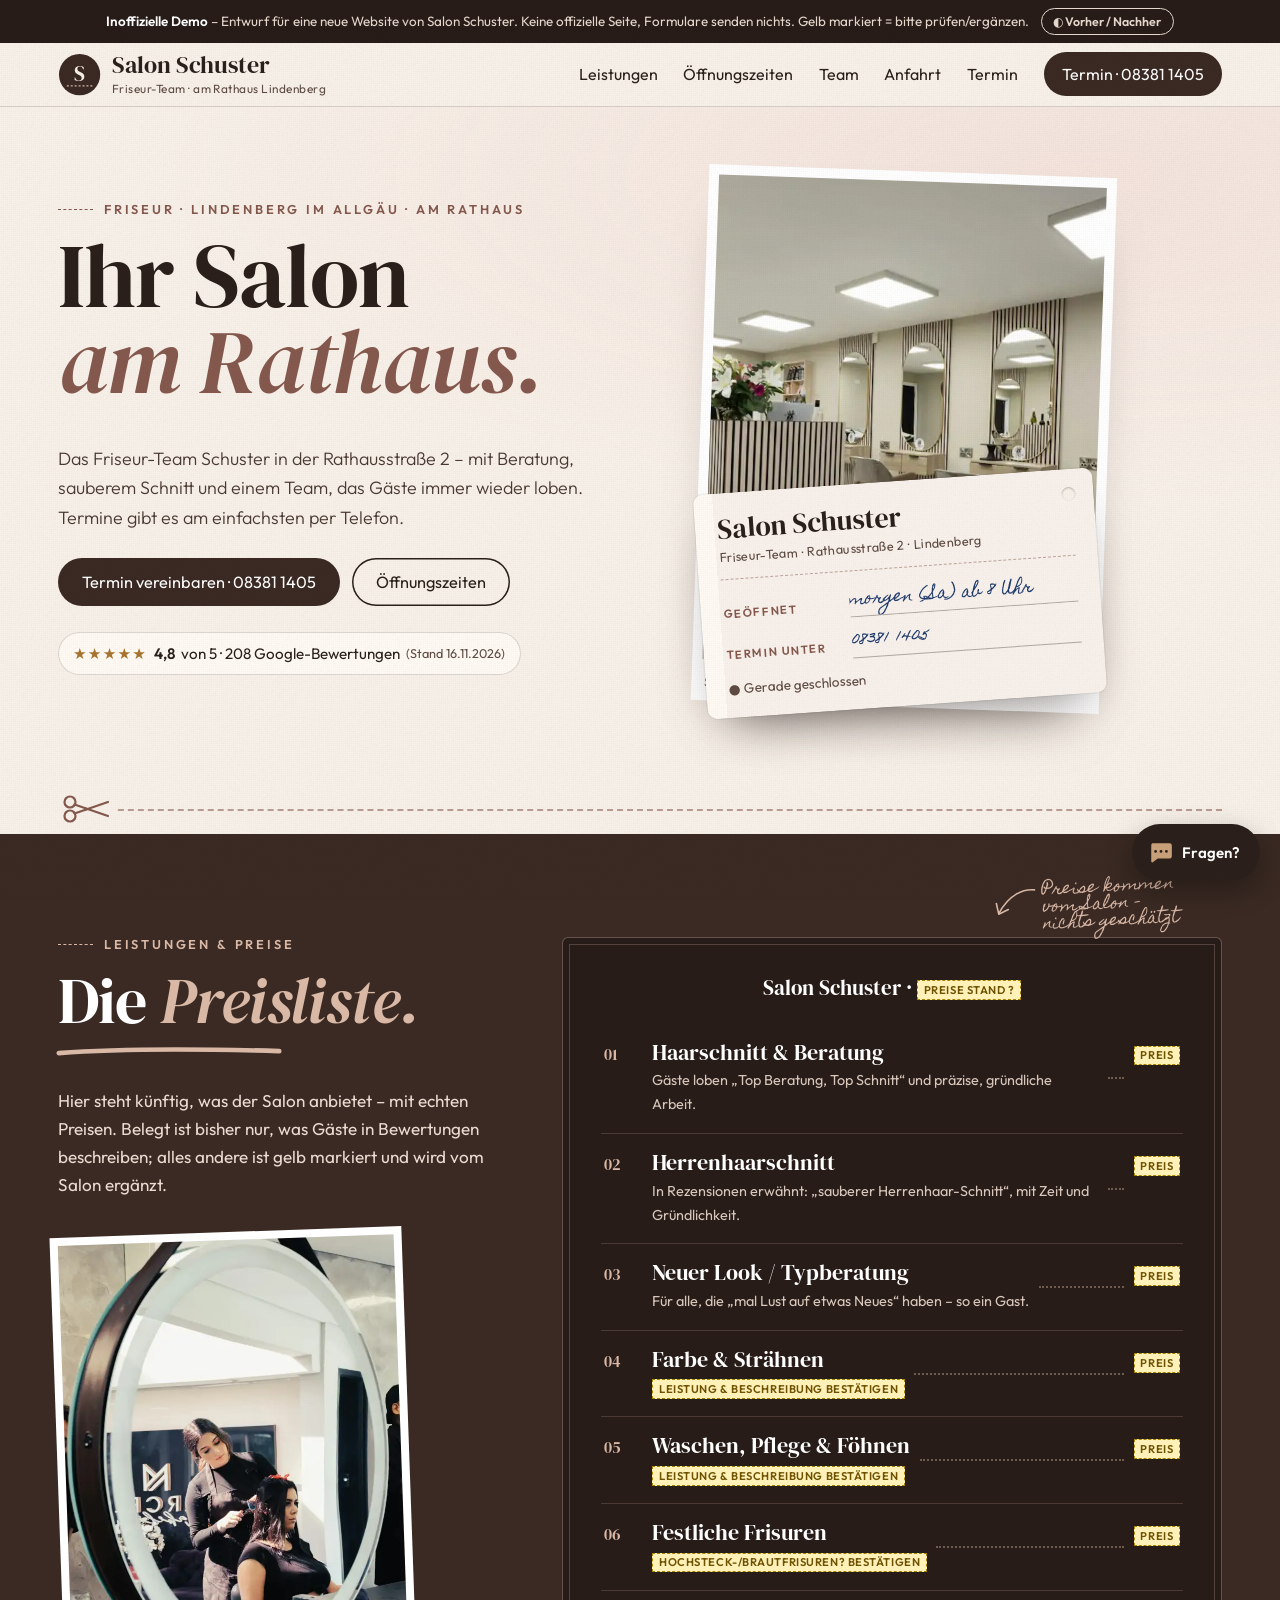
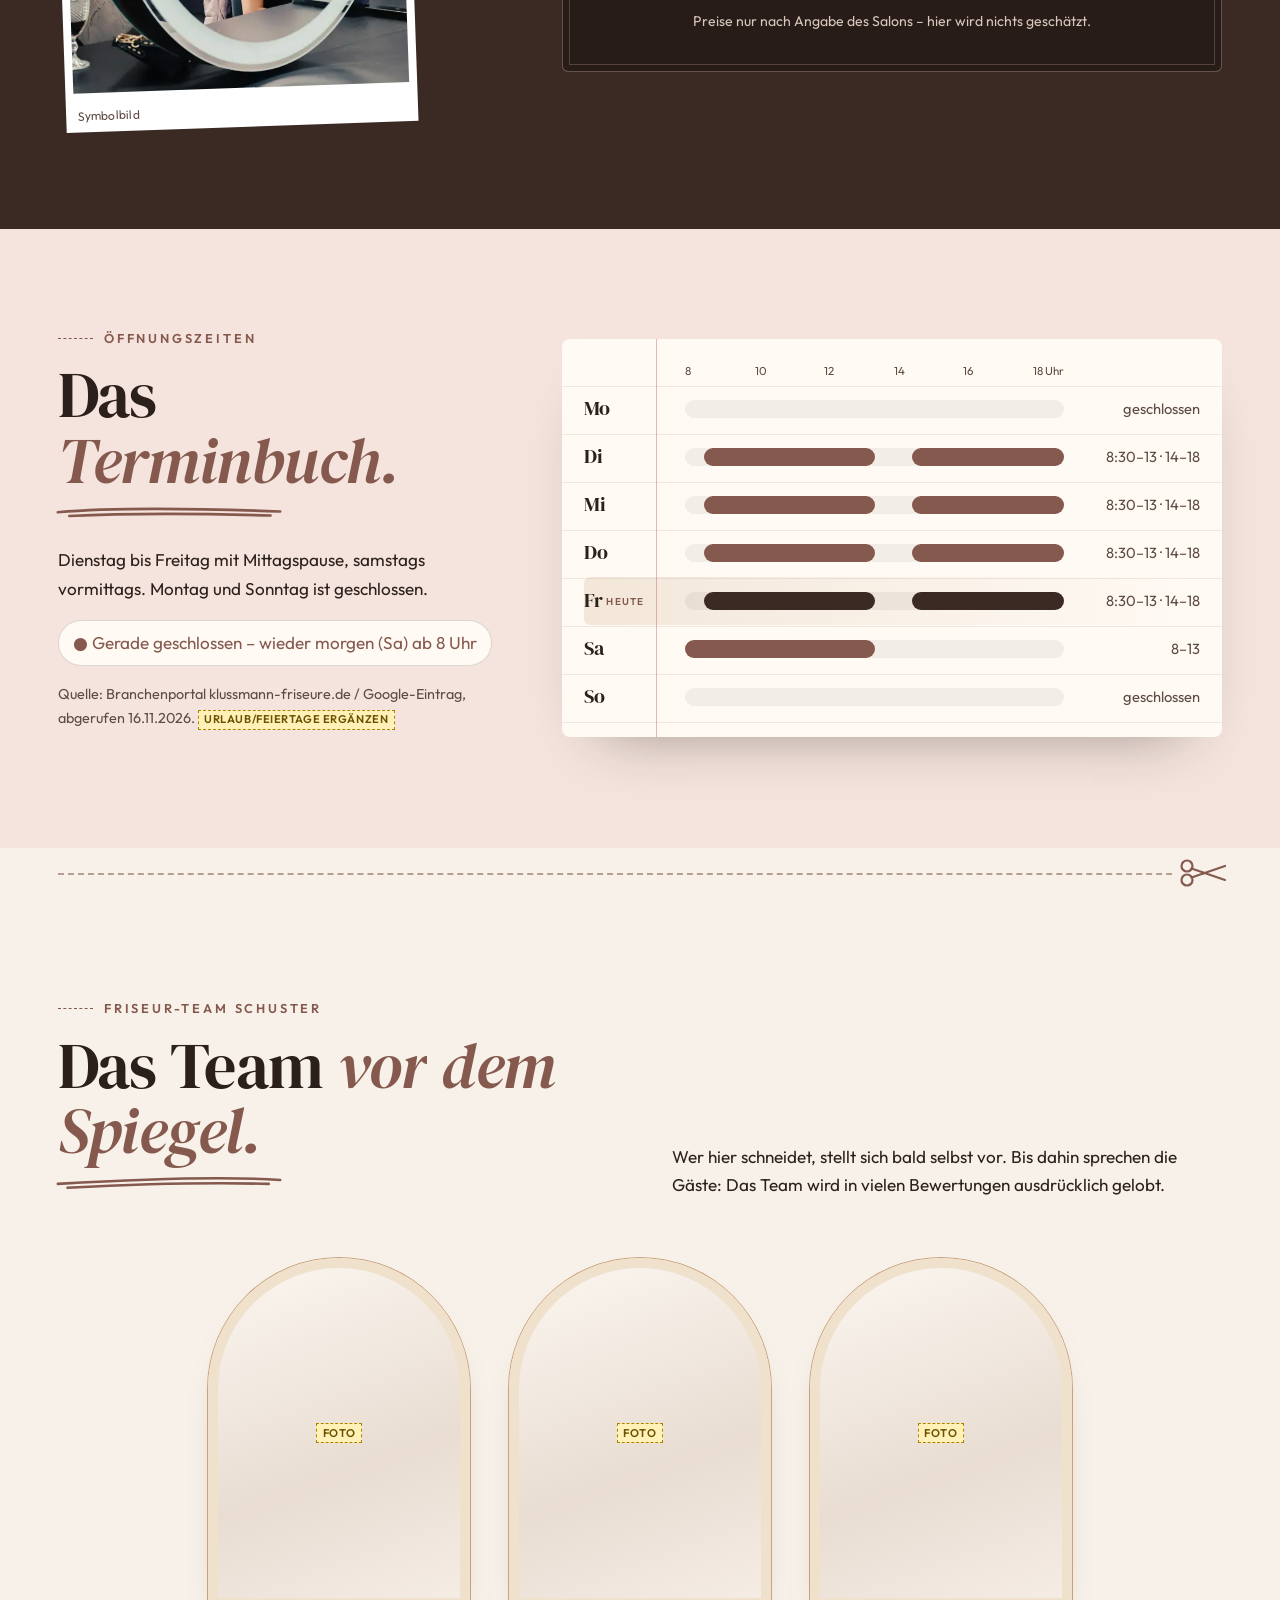
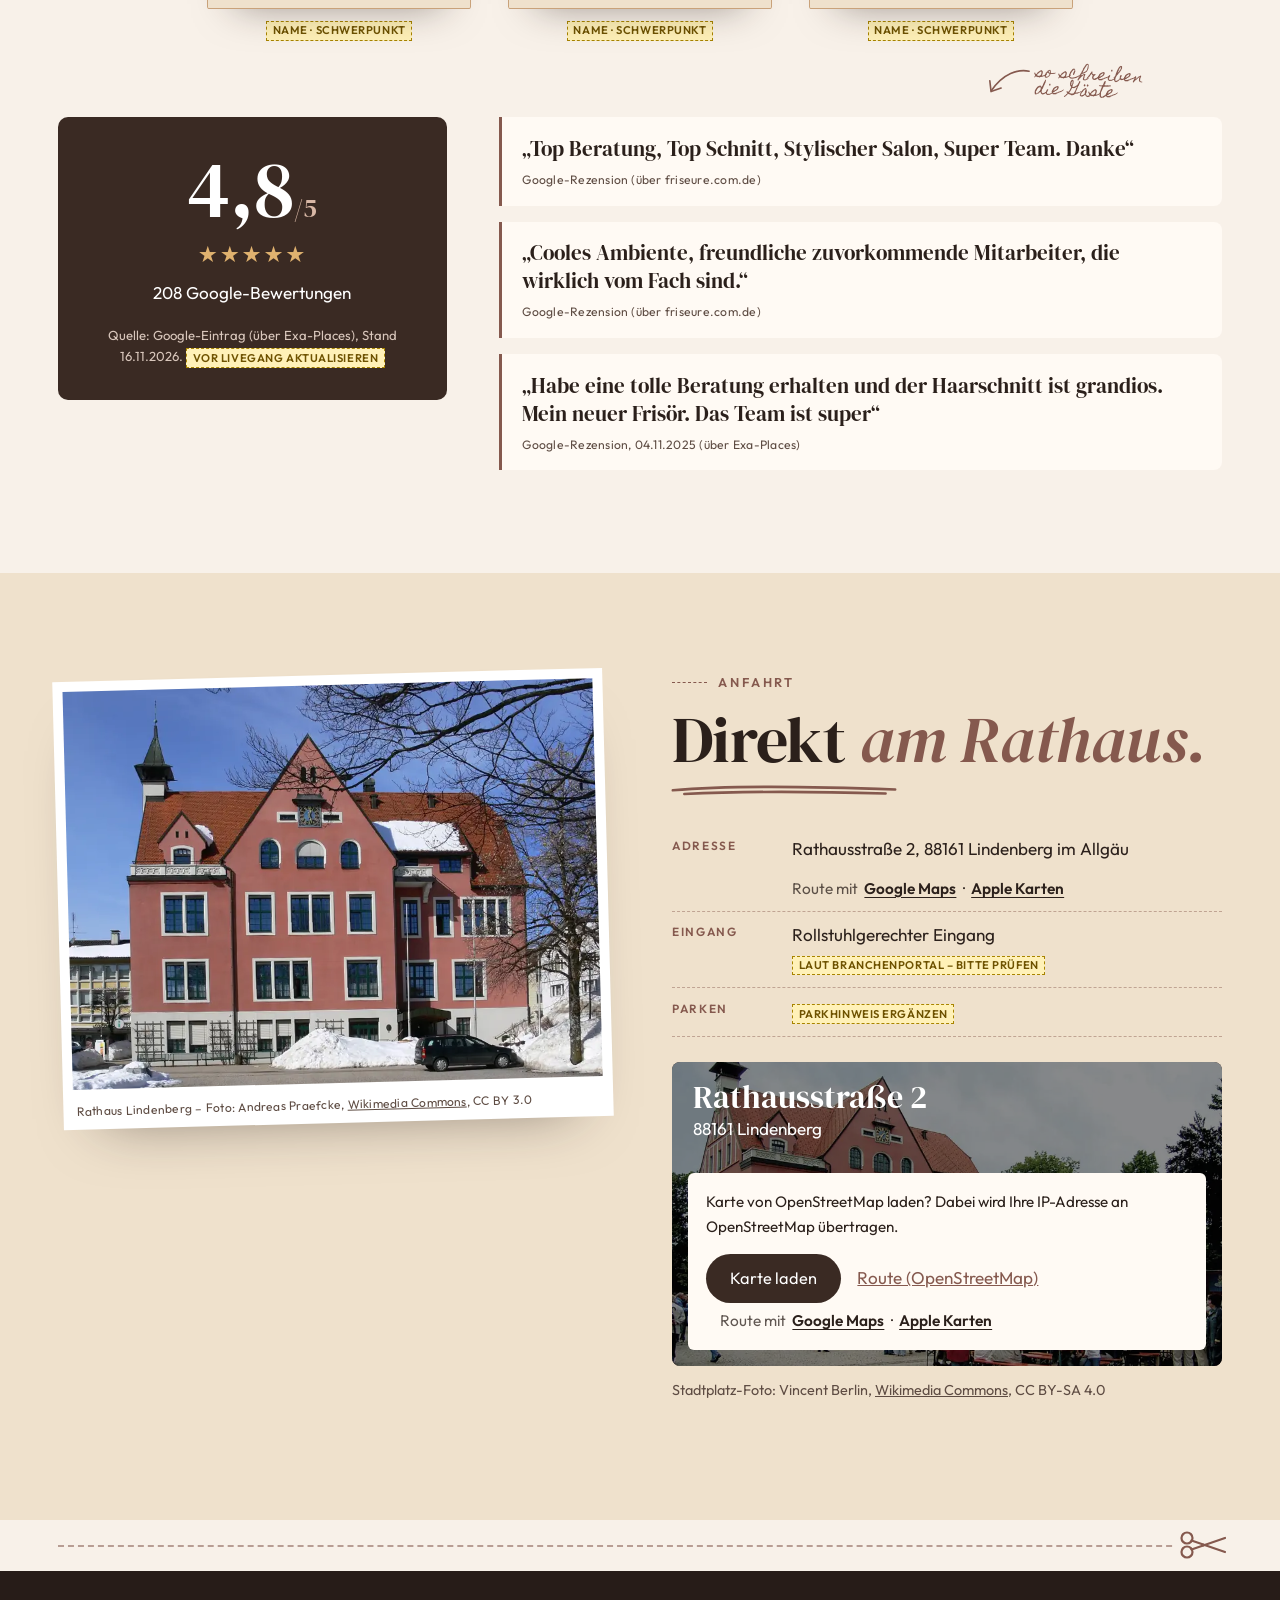
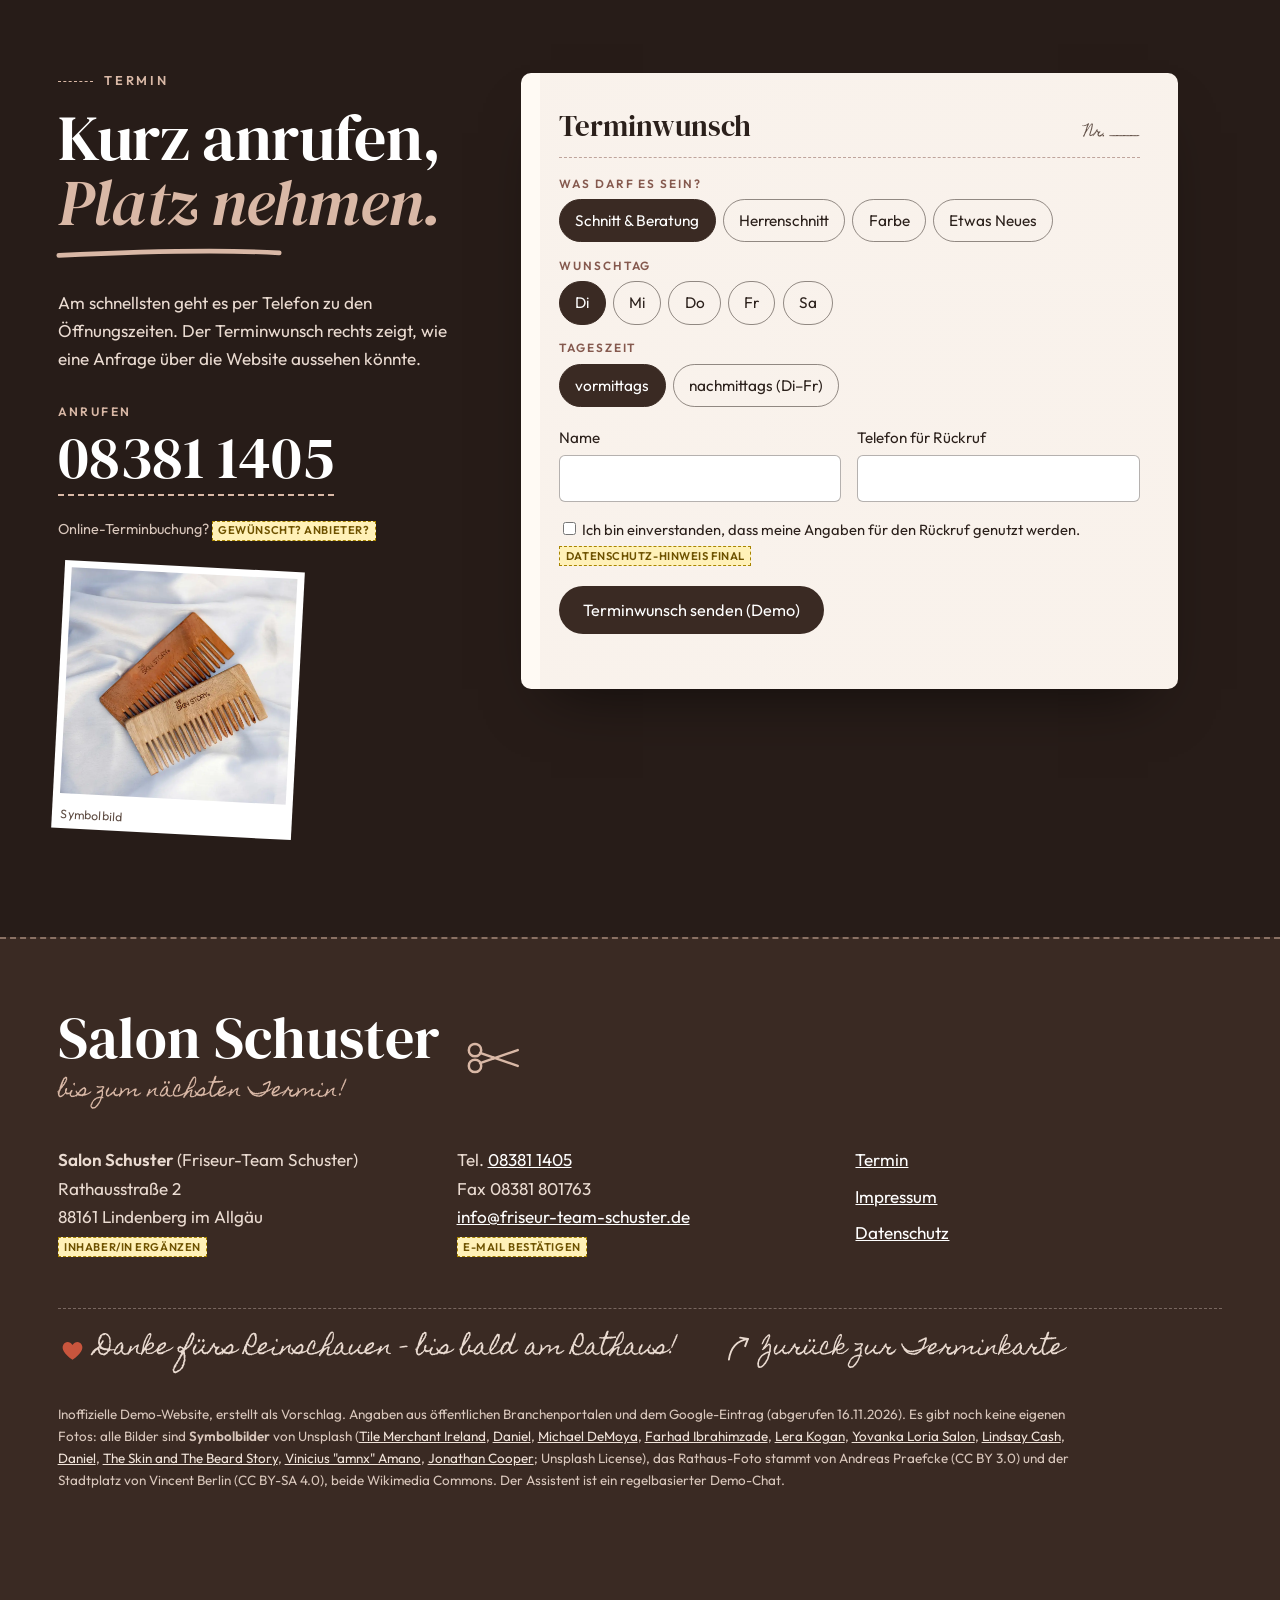
<file: index.html>
<!doctype html>
<html lang="de">
<head>
<meta charset="utf-8">
<meta name="viewport" content="width=device-width, initial-scale=1">
<title>Salon Schuster – Friseur am Rathaus in Lindenberg im Allgäu (Demo)</title>
<meta name="description" content="Salon Schuster (Friseur-Team Schuster), Rathausstraße 2, Lindenberg im Allgäu: Öffnungszeiten Di–Fr 8:30–13 und 14–18 Uhr, Sa 8–13 Uhr. Termin unter 08381 1405.">
<meta name="robots" content="noindex, nofollow">
<link rel="icon" href="img/favicon.svg" type="image/svg+xml">
<link rel="alternate icon" href="img/favicon.png">
<link rel="preload" href="fonts/dm-serif-display-latin-400-normal.woff2" as="font" type="font/woff2" crossorigin>
<!--plus--><link rel="preload" href="fonts/outfit-latin-400-normal.woff2" as="font" type="font/woff2" crossorigin><!--/plus-->
<link rel="stylesheet" href="css/bundle.css">
<link rel="stylesheet" href="chatbot/chatbot.css" media="print" onload="this.media='all'"><noscript><link rel="stylesheet" href="chatbot/chatbot.css"></noscript>
<script>document.documentElement.classList.add('js')</script>
<script>try{if(!matchMedia('(prefers-reduced-motion: reduce)').matches&&!sessionStorage.getItem('demo-intro'))document.documentElement.classList.add('intro-on')}catch(e){}</script>
<script type="application/ld+json">{"@context": "https://schema.org", "@type": "HairSalon", "name": "Salon Schuster", "alternateName": "Friseur-Team Schuster", "address": {"@type": "PostalAddress", "streetAddress": "Rathausstraße 2", "postalCode": "88161", "addressLocality": "Lindenberg im Allgäu", "addressCountry": "DE"}, "telephone": "+49 8381 1405", "faxNumber": "+49 8381 801763", "geo": {"@type": "GeoCoordinates", "latitude": 47.601557, "longitude": 9.885638}, "openingHoursSpecification": [{"@type": "OpeningHoursSpecification", "dayOfWeek": ["Tuesday", "Wednesday", "Thursday", "Friday"], "opens": "08:30", "closes": "13:00"}, {"@type": "OpeningHoursSpecification", "dayOfWeek": ["Tuesday", "Wednesday", "Thursday", "Friday"], "opens": "14:00", "closes": "18:00"}, {"@type": "OpeningHoursSpecification", "dayOfWeek": "Saturday", "opens": "08:00", "closes": "13:00"}]}</script>
<!--liebe--><!--/liebe-->
<!--plus--><meta property="og:type" content="website"><meta property="og:locale" content="de_DE"><meta property="og:site_name" content="Salon Schuster"><meta property="og:title" content="Salon Schuster – Friseur am Rathaus in Lindenberg im Allgäu (Demo)"><meta property="og:description" content="Salon Schuster (Friseur-Team Schuster), Rathausstraße 2, Lindenberg im Allgäu: Öffnungszeiten Di–Fr 8:30–13 und 14–18 Uhr, Sa 8–13 Uhr. Termin unter 08381 1405."><meta property="og:url" content="https://ni1303.github.io/demo-salon-schuster/"><meta property="og:image" content="https://ni1303.github.io/demo-salon-schuster/img/og.jpg"><meta property="og:image:width" content="1200"><meta property="og:image:height" content="630"><meta property="og:image:alt" content="Salon Schuster – Friseur am Rathaus in Lindenberg im Allgäu (Demo-Entwurf)"><meta name="twitter:card" content="summary_large_image"><link rel="apple-touch-icon" href="img/apple-touch-icon.png"><meta name="theme-color" content="#3a2a23"><link rel="stylesheet" href="css/plus.css" media="print" onload="this.media='all'"><noscript></noscript><!--/plus-->
<!--plus--><style>.pl-vn-btn{margin-left:.7rem;padding:.25rem .7rem;border:1px solid currentColor;border-radius:999px;background:transparent;color:inherit;font:inherit;font-size:.92em;font-weight:600;cursor:pointer;white-space:nowrap}</style><!--/plus-->
</head>
<body id="top" data-fx data-cursor>
<div class="intro" data-intro="1500" role="presentation">
  <div class="intro-in"><div class="i-card"><span class="i-cut"></span><p class="i-t">Salon Schuster</p><p class="i-h">Ihr Termin?</p></div><svg class="scis i-scis" viewBox="0 0 48 28" aria-hidden="true"><g fill="none" stroke="currentColor" stroke-width="2.2" stroke-linecap="round"><circle cx="8" cy="7" r="5.5"/><circle cx="8" cy="21" r="5.5"/><path class="bl1" d="M12.5 9.5 46 21"/><path class="bl2" d="M12.5 18.5 46 7"/></g><circle cx="24" cy="14" r="1.6" fill="currentColor"/></svg></div>
  <button class="intro-skip" type="button">Überspringen</button>
</div>
<div class="ch-ind" data-chapter-ind aria-hidden="true"><span class="ci-s"><svg class="scis" viewBox="0 0 48 28" aria-hidden="true"><g fill="none" stroke="currentColor" stroke-width="2.2" stroke-linecap="round"><circle cx="8" cy="7" r="5.5"/><circle cx="8" cy="21" r="5.5"/><path class="bl1" d="M12.5 9.5 46 21"/><path class="bl2" d="M12.5 18.5 46 7"/></g><circle cx="24" cy="14" r="1.6" fill="currentColor"/></svg></span><span class="ci-no" data-ch-no>01</span><span class="ci-l" data-ch-label>Leistungen</span></div>
<div class="demo-banner" role="note"><strong>Inoffizielle Demo</strong> – Entwurf für eine neue Website von Salon Schuster. Keine offizielle Seite, Formulare senden nichts. Gelb markiert = bitte prüfen/ergänzen.<!--plus--><button type="button" class="pl-vn-btn" aria-haspopup="dialog"><span aria-hidden="true">◐</span> Vorher / Nachher</button><!--/plus--></div>
<header class="site-header">
  <a class="brand" href="index.html#top"><svg class="logo-mark" viewBox="0 0 44 44" aria-hidden="true"><circle cx="22" cy="22" r="21" fill="#3a2a23"/><text x="22" y="29" text-anchor="middle" font-family="DM Serif, Georgia, serif" font-size="21" fill="#f8f1e9">S</text><path d="M9 33.5h26" stroke="#d9b8a6" stroke-width="1.2" stroke-dasharray="2 2"/></svg><span class="brand-t"><b>Salon Schuster</b><small>Friseur-Team · am Rathaus Lindenberg</small></span></a>
  <nav class="nav" aria-label="Hauptnavigation">
    <button class="nav-toggle" aria-expanded="false" aria-controls="nav-list"><span class="sr-only">Menü</span><span></span><span></span><span></span></button>
    <ul id="nav-list">
      <li><a href="index.html#leistungen">Leistungen</a></li><li><a href="index.html#zeiten">Öffnungszeiten</a></li><li><a href="index.html#team">Team</a></li><li><a href="index.html#anfahrt">Anfahrt</a></li><li><a href="index.html#termin">Termin</a></li>
      <li class="nav-tel"><a href="tel:+4983811405">Termin · 08381 1405</a></li>
    </ul>
  </nav>
</header>
<main>
<section class="hero" data-hero data-chapter="Start" data-ch-no="00">
  <div class="wrap hero-grid">
    <div class="hero-text">
      <p class="kicker">Friseur · Lindenberg im Allgäu · am Rathaus</p>
      <h1 data-split>Ihr Salon <em>am Rathaus.</em></h1>
      <p class="lead">Das Friseur-Team Schuster in der Rathausstraße 2 – mit Beratung, sauberem Schnitt und einem Team, das Gäste immer wieder loben. Termine gibt es am einfachsten per Telefon.</p>
      <div class="hero-cta">
        <a class="btn magnetic" href="tel:+4983811405">Termin vereinbaren · 08381 1405</a>
        <a class="btn btn-line" href="#zeiten">Öffnungszeiten</a>
      </div>
      <p class="rating-chip"><span class="stars" aria-hidden="true">★★★★★</span> <b>4,8</b> von 5 · 208 Google-Bewertungen <small>(Stand 16.11.2026)</small></p>
    </div>
    <div class="hero-art">
      <figure class="h-photo" data-clip style="--clip-bg:#f8f1e9"><img src="img/stock/salon-800.webp" srcset="img/stock/salon-800.webp 900w, img/stock/salon.webp 1600w" sizes="(min-width:900px) 40vw, 92vw" alt="Heller Friseursalon mit Spiegeln und Stühlen (Symbolbild)" width="1600" height="1068" fetchpriority="high" decoding="async"><figcaption>Symbolbild – eigene Salonfotos folgen</figcaption></figure>
      <div class="tcard" data-tilt>
        <p class="tc-top"><span class="tc-name">Salon Schuster</span><span class="tc-sub">Friseur-Team · Rathausstraße 2 · Lindenberg</span></p>
        <p class="tc-line"><span class="tc-k">Geöffnet</span><span class="tc-v hand" data-next>Di–Fr 8:30–13 &amp; 14–18</span></p>
        <p class="tc-line"><span class="tc-k">Termin unter</span><a class="tc-v hand" href="tel:+4983811405">08381 1405</a></p>
        <p class="tc-status" data-status>Di–Fr 8:30–13 · 14–18 Uhr, Sa 8–13 Uhr</p>
        <span class="tc-punch" aria-hidden="true"></span>
      </div>
    </div>
  </div>
</section>

<div class="cut" data-scrolldraw aria-hidden="true"><span class="cut-line"></span><span class="cut-s"><svg class="scis" viewBox="0 0 48 28" aria-hidden="true"><g fill="none" stroke="currentColor" stroke-width="2.2" stroke-linecap="round"><circle cx="8" cy="7" r="5.5"/><circle cx="8" cy="21" r="5.5"/><path class="bl1" d="M12.5 9.5 46 21"/><path class="bl2" d="M12.5 18.5 46 7"/></g><circle cx="24" cy="14" r="1.6" fill="currentColor"/></svg></span></div>
<section id="leistungen" class="leistungen" data-chapter="Leistungen" data-ch-no="01">
  <div class="wrap l-grid">
    <div class="l-head">
      <p class="kicker k-light">Leistungen &amp; Preise</p>
      <h2 data-split>Die <em>Preisliste.</em></h2>
      <p>Hier steht künftig, was der Salon anbietet – mit echten Preisen. Belegt ist bisher nur, was Gäste in Bewertungen beschreiben; alles andere ist gelb markiert und wird vom Salon ergänzt.</p>
      <figure class="l-photo" data-clip style="--clip-bg:#3a2a23"><img src="img/stock/rundspiegel-800.webp" srcset="img/stock/rundspiegel-800.webp 600w, img/stock/rundspiegel.webp 1067w" sizes="(min-width:900px) 30vw, 92vw" alt="Runder Spiegel im Salon (Symbolbild)" width="1067" height="1600" loading="lazy" decoding="async"><figcaption>Symbolbild</figcaption></figure>
    </div>
    <div class="pl-board">
      <p class="pl-cap">Salon Schuster · <span class="ph">Preise Stand ?</span></p>
      <ol class="pl" data-preview-zone><li class="pl-row" data-preview="img/stock/schnitt-800.webp" data-preview-cap="Symbolbild"><span class="pl-no">01</span><span class="pl-t"><b>Haarschnitt &amp; Beratung</b><small>Gäste loben „Top Beratung, Top Schnitt“ und präzise, gründliche Arbeit.</small></span><span class="pl-dots" aria-hidden="true"></span><span class="pl-p"><span class="ph">Preis</span></span></li><li class="pl-row" data-preview="img/stock/herren-800.webp" data-preview-cap="Symbolbild"><span class="pl-no">02</span><span class="pl-t"><b>Herrenhaarschnitt</b><small>In Rezensionen erwähnt: „sauberer Herrenhaar-Schnitt“, mit Zeit und Gründlichkeit.</small></span><span class="pl-dots" aria-hidden="true"></span><span class="pl-p"><span class="ph">Preis</span></span></li><li class="pl-row" data-preview="img/stock/wellen-800.webp" data-preview-cap="Symbolbild"><span class="pl-no">03</span><span class="pl-t"><b>Neuer Look / Typberatung</b><small>Für alle, die „mal Lust auf etwas Neues“ haben – so ein Gast.</small></span><span class="pl-dots" aria-hidden="true"></span><span class="pl-p"><span class="ph">Preis</span></span></li><li class="pl-row" data-preview="img/stock/farbe-800.webp" data-preview-cap="Symbolbild"><span class="pl-no">04</span><span class="pl-t"><b>Farbe &amp; Strähnen</b><small><span class="ph">Leistung &amp; Beschreibung bestätigen</span></small></span><span class="pl-dots" aria-hidden="true"></span><span class="pl-p"><span class="ph">Preis</span></span></li><li class="pl-row" data-preview="img/stock/waschen-800.webp" data-preview-cap="Symbolbild"><span class="pl-no">05</span><span class="pl-t"><b>Waschen, Pflege &amp; Föhnen</b><small><span class="ph">Leistung &amp; Beschreibung bestätigen</span></small></span><span class="pl-dots" aria-hidden="true"></span><span class="pl-p"><span class="ph">Preis</span></span></li><li class="pl-row" data-preview="img/stock/stylistin-800.webp" data-preview-cap="Symbolbild"><span class="pl-no">06</span><span class="pl-t"><b>Festliche Frisuren</b><small><span class="ph">Hochsteck-/Brautfrisuren? bestätigen</span></small></span><span class="pl-dots" aria-hidden="true"></span><span class="pl-p"><span class="ph">Preis</span></span></li></ol>
      <p class="pl-foot">Preise nur nach Angabe des Salons – hier wird nichts geschätzt.</p>
    </div>
  </div>
</section>

<section id="zeiten" class="zeiten" data-chapter="Öffnungszeiten" data-ch-no="02">
  <div class="wrap z-grid">
    <div>
      <p class="kicker">Öffnungszeiten</p>
      <h2 data-split>Das <em>Terminbuch.</em></h2>
      <p>Dienstag bis Freitag mit Mittagspause, samstags vormittags. Montag und Sonntag ist geschlossen.</p>
      <p class="open-now" data-open>Di–Fr 8:30–13 und 14–18 Uhr · Sa 8–13 Uhr</p>
      <p class="small">Quelle: Branchenportal klussmann-friseure.de / Google-Eintrag, abgerufen 16.11.2026. <span class="ph">Urlaub/Feiertage ergänzen</span></p>
    </div>
    <div class="wk" data-reveal>
      <div class="wk-scale" aria-hidden="true"><span>8</span><span>10</span><span>12</span><span>14</span><span>16</span><span>18 Uhr</span></div>
      <ul class="wk-list"><li class="wk-row" data-day="1"><span class="wk-d"><b>Mo</b><span class="wk-long">Montag</span></span><span class="wk-bar"></span><span class="wk-t">geschlossen</span></li><li class="wk-row" data-day="2"><span class="wk-d"><b>Di</b><span class="wk-long">Dienstag</span></span><span class="wk-bar"><i style="--a:0.050;--b:0.500"></i><i style="--a:0.600;--b:1.000"></i></span><span class="wk-t">8:30–13 · 14–18</span></li><li class="wk-row" data-day="3"><span class="wk-d"><b>Mi</b><span class="wk-long">Mittwoch</span></span><span class="wk-bar"><i style="--a:0.050;--b:0.500"></i><i style="--a:0.600;--b:1.000"></i></span><span class="wk-t">8:30–13 · 14–18</span></li><li class="wk-row" data-day="4"><span class="wk-d"><b>Do</b><span class="wk-long">Donnerstag</span></span><span class="wk-bar"><i style="--a:0.050;--b:0.500"></i><i style="--a:0.600;--b:1.000"></i></span><span class="wk-t">8:30–13 · 14–18</span></li><li class="wk-row" data-day="5"><span class="wk-d"><b>Fr</b><span class="wk-long">Freitag</span></span><span class="wk-bar"><i style="--a:0.050;--b:0.500"></i><i style="--a:0.600;--b:1.000"></i></span><span class="wk-t">8:30–13 · 14–18</span></li><li class="wk-row" data-day="6"><span class="wk-d"><b>Sa</b><span class="wk-long">Samstag</span></span><span class="wk-bar"><i style="--a:0.000;--b:0.500"></i></span><span class="wk-t">8–13</span></li><li class="wk-row" data-day="0"><span class="wk-d"><b>So</b><span class="wk-long">Sonntag</span></span><span class="wk-bar"></span><span class="wk-t">geschlossen</span></li></ul>
      <span class="wk-now" aria-hidden="true"></span>
    </div>
    <script type="application/json" id="hours">{"2": [[8.5, 13], [14, 18]], "3": [[8.5, 13], [14, 18]], "4": [[8.5, 13], [14, 18]], "5": [[8.5, 13], [14, 18]], "6": [[8, 13]]}</script>
  </div>
</section>

<div class="cut" data-scrolldraw aria-hidden="true"><span class="cut-line"></span><span class="cut-s"><svg class="scis" viewBox="0 0 48 28" aria-hidden="true"><g fill="none" stroke="currentColor" stroke-width="2.2" stroke-linecap="round"><circle cx="8" cy="7" r="5.5"/><circle cx="8" cy="21" r="5.5"/><path class="bl1" d="M12.5 9.5 46 21"/><path class="bl2" d="M12.5 18.5 46 7"/></g><circle cx="24" cy="14" r="1.6" fill="currentColor"/></svg></span></div>
<section id="team" class="team" data-chapter="Team &amp; Stimmen" data-ch-no="03">
  <div class="wrap">
    <div class="t-head">
      <div><p class="kicker">Friseur-Team Schuster</p>
      <h2 data-split>Das Team <em>vor dem Spiegel.</em></h2></div>
      <p>Wer hier schneidet, stellt sich bald selbst vor. Bis dahin sprechen die Gäste: Das Team wird in vielen Bewertungen ausdrücklich gelobt.</p>
    </div>
    <div class="mirrors">
      <figure class="mirror" data-reveal><span class="m-glass"><span class="ph">Foto</span></span><figcaption><span class="ph">Name · Schwerpunkt</span></figcaption></figure>
      <figure class="mirror" data-reveal><span class="m-glass"><span class="ph">Foto</span></span><figcaption><span class="ph">Name · Schwerpunkt</span></figcaption></figure>
      <figure class="mirror" data-reveal><span class="m-glass"><span class="ph">Foto</span></span><figcaption><span class="ph">Name · Schwerpunkt</span></figcaption></figure>
    </div>
    <div class="reviews">
      <div class="r-big" data-reveal>
        <p class="r-score">4,8<small>/5</small></p>
        <p class="stars" aria-hidden="true">★★★★★</p><p class="sr-only">4,8 von 5 Sternen</p>
        <p class="r-count">208 Google-Bewertungen</p>
        <p class="r-src">Quelle: Google-Eintrag (über Exa-Places), Stand 16.11.2026. <span class="ph">Vor Livegang aktualisieren</span></p>
      </div>
      <div class="r-quotes"><figure class="q" data-reveal><blockquote>„Top Beratung, Top Schnitt, Stylischer Salon, Super Team. Danke“</blockquote><figcaption>Google-Rezension (über friseure.com.de)</figcaption></figure><figure class="q" data-reveal><blockquote>„Cooles Ambiente, freundliche zuvorkommende Mitarbeiter, die wirklich vom Fach sind.“</blockquote><figcaption>Google-Rezension (über friseure.com.de)</figcaption></figure><figure class="q" data-reveal><blockquote>„Habe eine tolle Beratung erhalten und der Haarschnitt ist grandios. Mein neuer Frisör. Das Team ist super“</blockquote><figcaption>Google-Rezension, 04.11.2025 (über Exa-Places)</figcaption></figure></div>
    </div>
  </div>
</section>

<section id="anfahrt" class="anfahrt" data-chapter="Anfahrt" data-ch-no="04">
  <div class="wrap a-grid">
    <figure class="a-photo" data-clip style="--clip-bg:#f4e4dd"><img src="img/stock/rathaus-800.webp" srcset="img/stock/rathaus-800.webp 900w, img/stock/rathaus.webp 1600w" sizes="(min-width:900px) 46vw, 92vw" alt="Rathaus Lindenberg im Allgäu, rotes Backsteingebäude" width="1600" height="1068" loading="lazy" decoding="async"><figcaption>Rathaus Lindenberg – Foto: Andreas Praefcke, <a href="https://commons.wikimedia.org/wiki/File:Lindenberg_Rathaus.jpg" target="_blank" rel="noopener">Wikimedia Commons</a>, CC BY 3.0</figcaption></figure>
    <div>
      <p class="kicker">Anfahrt</p>
      <h2 data-split>Direkt <em>am Rathaus.</em></h2>
      <dl class="clist">
        <div><dt>Adresse</dt><dd>Rathausstraße 2, 88161 Lindenberg im Allgäu</dd></div>
        <div><dt>Eingang</dt><dd>Rollstuhlgerechter Eingang <span class="ph">laut Branchenportal – bitte prüfen</span></dd></div>
        <div><dt>Parken</dt><dd><span class="ph">Parkhinweis ergänzen</span></dd></div>
      </dl>
      <div class="map" id="map" data-coords="47.601557,9.885638" data-title="Karte: Salon Schuster, Rathausstraße 2, Lindenberg">
        <div class="map-placeholder"><img src="img/stock/stadtplatz-800.webp" srcset="img/stock/stadtplatz-800.webp 900w, img/stock/stadtplatz.webp 1500w" sizes="(min-width:900px) 40vw, 92vw" alt="Stadtplatz Lindenberg mit Rathaus" width="1500" height="1145" loading="lazy" decoding="async"><div><strong>Rathausstraße 2</strong>88161 Lindenberg</div></div>
        <div class="map-consent"><p>Karte von OpenStreetMap laden? Dabei wird Ihre IP-Adresse an OpenStreetMap übertragen.</p><button class="btn" type="button" data-map-load="map">Karte laden</button> <a class="osm" href="https://www.openstreetmap.org/?mlat=47.601557&mlon=9.885638#map=18/47.601557/9.885638" target="_blank" rel="noopener">Route (OpenStreetMap)</a></div>
      </div>
      <p class="small">Stadtplatz-Foto: Vincent Berlin, <a href="https://commons.wikimedia.org/wiki/File:Lindenberg_im_Allg%C3%A4u,_Stadtplatz_mit_Brunnen.jpg" target="_blank" rel="noopener">Wikimedia Commons</a>, CC BY-SA 4.0</p>
    </div>
  </div>
</section>

<div class="cut" data-scrolldraw aria-hidden="true"><span class="cut-line"></span><span class="cut-s"><svg class="scis" viewBox="0 0 48 28" aria-hidden="true"><g fill="none" stroke="currentColor" stroke-width="2.2" stroke-linecap="round"><circle cx="8" cy="7" r="5.5"/><circle cx="8" cy="21" r="5.5"/><path class="bl1" d="M12.5 9.5 46 21"/><path class="bl2" d="M12.5 18.5 46 7"/></g><circle cx="24" cy="14" r="1.6" fill="currentColor"/></svg></span></div>
<section id="termin" class="termin" data-chapter="Termin" data-ch-no="05">
  <div class="wrap tm-grid">
    <div>
      <p class="kicker k-light">Termin</p>
      <h2 data-split>Kurz anrufen, <em>Platz nehmen.</em></h2>
      <p>Am schnellsten geht es per Telefon zu den Öffnungszeiten. Der Terminwunsch rechts zeigt, wie eine Anfrage über die Website aussehen könnte.</p>
      <a class="big-tel" href="tel:+4983811405"><span>Anrufen</span>08381 1405</a>
      <p class="small">Online-Terminbuchung? <span class="ph">gewünscht? Anbieter?</span></p>
      <figure class="tm-photo"><img src="img/stock/kamm-800.webp" srcset="img/stock/kamm-800.webp 900w, img/stock/kamm.webp 1600w" sizes="(min-width:900px) 24vw, 60vw" alt="Zwei Holzkämme auf hellem Tuch (Symbolbild)" width="1600" height="1600" loading="lazy" decoding="async"><figcaption>Symbolbild</figcaption></figure>
    </div>
    <form class="t-form" data-demo-form="Demo: Ihr Terminwunsch würde jetzt an Salon Schuster gehen. Es wurde nichts gesendet – bitte rufen Sie an: 08381 1405." novalidate>
      <p class="tf-head"><span>Terminwunsch</span><span class="tf-no">Nr. ____</span></p>
      <fieldset class="seg"><legend>Was darf es sein?</legend>
        <label><input type="radio" name="leistung" value="Schnitt & Beratung" checked><span>Schnitt & Beratung</span></label><label><input type="radio" name="leistung" value="Herrenschnitt"><span>Herrenschnitt</span></label><label><input type="radio" name="leistung" value="Farbe"><span>Farbe</span></label><label><input type="radio" name="leistung" value="Etwas Neues"><span>Etwas Neues</span></label>
      </fieldset>
      <fieldset class="seg"><legend>Wunschtag</legend>
        <label><input type="radio" name="tag" value="Di" checked><span>Di</span></label><label><input type="radio" name="tag" value="Mi"><span>Mi</span></label><label><input type="radio" name="tag" value="Do"><span>Do</span></label><label><input type="radio" name="tag" value="Fr"><span>Fr</span></label><label><input type="radio" name="tag" value="Sa"><span>Sa</span></label>
      </fieldset>
      <fieldset class="seg"><legend>Tageszeit</legend>
        <label><input type="radio" name="zeit" value="vormittags" checked><span>vormittags</span></label><label><input type="radio" name="zeit" value="nachmittags"><span>nachmittags (Di–Fr)</span></label>
      </fieldset>
      <div class="two"><label class="fld">Name<input name="name" required autocomplete="name"></label><label class="fld">Telefon für Rückruf<input name="tel" required autocomplete="tel" inputmode="tel"></label></div>
      <label class="chk"><input type="checkbox" required> Ich bin einverstanden, dass meine Angaben für den Rückruf genutzt werden. <span class="ph">Datenschutz-Hinweis final</span></label>
      <button class="btn magnetic" type="submit">Terminwunsch senden (Demo)</button>
      <p class="form-msg" role="status"></p>
    </form>
  </div>
</section>
</main>
<footer class="footer">
  <div class="wrap">
    <div class="foot-top">
      <p class="fc-name">Salon Schuster</p>
      <p class="fc-hand">bis zum nächsten Termin!</p>
    </div>
    <div class="foot-cols">
      <p><strong>Salon Schuster</strong> (Friseur-Team Schuster)<br>Rathausstraße 2<br>88161 Lindenberg im Allgäu<br><span class="ph">Inhaber/in ergänzen</span></p>
      <p>Tel. <a href="tel:+4983811405">08381 1405</a><br>Fax 08381 801763<br><a class="mail" href="mailto:info@friseur-team-schuster.de">info@friseur-team-schuster.de</a> <span class="ph">E-Mail bestätigen</span></p>
      <nav aria-label="Rechtliches"><a href="index.html#termin">Termin</a><a href="impressum.html">Impressum</a><a href="datenschutz.html">Datenschutz</a></nav>
    </div>
    <p class="small">Inoffizielle Demo-Website, erstellt als Vorschlag. Angaben aus öffentlichen Branchenportalen und dem Google-Eintrag (abgerufen 16.11.2026). Es gibt noch keine eigenen Fotos: alle Bilder sind <strong>Symbolbilder</strong> von Unsplash (<a href="https://unsplash.com/photos/ein-raum-mit-einem-haufen-stuhle-und-spiegeln-g2u8gq5XcwE" target="_blank" rel="noopener">Tile Merchant Ireland</a>, <a href="https://unsplash.com/photos/eine-frau-die-sich-in-einem-salon-die-haare-machen-lasst-PnDr2j28gXA" target="_blank" rel="noopener">Daniel</a>, <a href="https://unsplash.com/photos/mann-im-weissen-kleid-hemd-schneiden-haare-des-mannes-Q82AM6BWBPM" target="_blank" rel="noopener">Michael DeMoya</a>, <a href="https://unsplash.com/photos/eine-frau-schneidet-einer-anderen-frau-mit-einer-schere-die-haare-V2HDOQTJh3o" target="_blank" rel="noopener">Farhad Ibrahimzade</a>, <a href="https://unsplash.com/photos/braunes-haar-mit-weissem-band-B1B-53ZBgng" target="_blank" rel="noopener">Lera Kogan</a>, <a href="https://unsplash.com/photos/zwei-frauen-mit-langen-welligen-blonden-und-brunetten-haaren-RpFQdgJ9gQw" target="_blank" rel="noopener">Yovanka Loria Salon</a>, <a href="https://unsplash.com/photos/eine-frau-die-sich-von-einer-anderen-frau-die-haare-stylen-lasst-x1UvHQ-OWvw" target="_blank" rel="noopener">Lindsay Cash</a>, <a href="https://unsplash.com/photos/ein-paar-leute-die-an-einem-tisch-in-einem-raum-sitzen-KMvUcGanzPc" target="_blank" rel="noopener">Daniel</a>, <a href="https://unsplash.com/photos/ein-paar-holzkamme-die-auf-einem-weissen-laken-sitzen-T1IQEZET7u0" target="_blank" rel="noopener">The Skin and The Beard Story</a>, <a href="https://unsplash.com/photos/eine-frau-die-sich-die-haare-im-spiegel-stylen-lasst-FmM6iJWBd3o" target="_blank" rel="noopener">Vinicius &quot;amnx&quot; Amano</a>, <a href="https://unsplash.com/photos/person-mit-weissem-und-goldenem-haarkamm-sS3qRFsKZlg" target="_blank" rel="noopener">Jonathan Cooper</a>; Unsplash License), das Rathaus-Foto stammt von Andreas Praefcke (CC BY 3.0) und der Stadtplatz von Vincent Berlin (CC BY-SA 4.0), beide Wikimedia Commons. Der Assistent ist ein regelbasierter Demo-Chat.</p>
  </div>
</footer>
<nav class="mobile-bar" aria-label="Schnellzugriff"><a href="https://www.google.com/maps/dir/?api=1&amp;destination=Rathausstra%C3%9Fe%202%2C%2088161%20Lindenberg%20im%20Allg%C3%A4u">Route</a><a href="tel:+4983811405">Termin · 08381 1405</a></nav>
<script src="js/base.js" defer></script>
<script src="js/fx.js" defer></script>
<script src="js/main.js" defer></script>
<script src="js/premium.js" defer></script>
<script src="chatbot/chatbot.js" data-kb="chatbot/kb.json" defer></script>
<!--liebe--><script type="application/json" id="liebe-cfg">{"underline": [{"sel": ".zeiten h2, .team h2, .anfahrt h2", "style": "scribble", "color": "#85594e"}, {"sel": ".leistungen h2, .termin h2", "style": "brush", "color": "#d9b8a6"}], "notes": [{"at": ".pl-board", "text": "Preise kommen vom Salon – nichts geschätzt", "arrow": "dl", "rot": -3, "m": "hide", "css": {"right": "-.5rem", "top": "-3.6rem"}}, {"at": ".r-quotes", "text": "so schreiben die Gäste", "arrow": "dl", "rot": 3, "m": "hide", "css": {"right": "0", "top": "-3rem"}}], "frames": [], "lift": ".q, .mirror", "squish": ".btn, .seg span, .mobile-bar a, .nav-tel a", "burst": {"sel": ".btn, a[href^='tel:'], .mobile-bar a", "shapes": ["heart", "sparkle", "star"], "colors": ["#85594e", "#d9b8a6", "#c9a27a", "#3a2a23"], "n": 9}, "egg": {"at": ".footer .foot-top", "type": "schere", "label": "Schere – Schnipp?", "hint": "Schere", "svg": "<svg width='54' height='34' viewBox='0 0 48 28' aria-hidden='true'><g fill='none' stroke='#d9b8a6' stroke-width='2.2' stroke-linecap='round'><circle cx='8' cy='7' r='5.5'/><circle cx='8' cy='21' r='5.5'/><path class='lv-b1' d='M12.5 9.5 46 21'/><path class='lv-b2' d='M12.5 18.5 46 7'/><\/g><circle cx='24' cy='14' r='1.6' fill='#d9b8a6'/><\/svg>", "msg": "Schnipp! Nur die Spitzen – für alles andere: 08381 1405.", "autoclose": 4500, "autocloseM": 3500, "css": {"right": "0", "top": "50%", "marginTop": "-17px"}}, "foot": {"at": ".footer .wrap", "after": ".foot-cols", "text": "Danke fürs Reinschauen – bis bald am Rathaus!", "top": "Zurück zur Terminkarte", "shape": "heart"}, "texture": "linen"}</script><script src="js/liebe.js" defer></script><!--/liebe-->
<!--plus--><script type="application/json" id="plus-cfg">{"address": "Rathausstraße 2, 88161 Lindenberg im Allgäu", "routeAt": [".clist > div:first-child dd"], "vorher": {"d": "img/demo/vorher-d.webp", "m": "img/demo/vorher-m.webp", "nd": "img/demo/nachher-d.webp", "nm": "img/demo/nachher-m.webp", "src": "Bisher: Die Adresse salonschuster.de führt nicht zum Salon, sondern leitet auf eine fremde Seite um (geprüft am 16.11.2026, nur die Weiterleitung gelesen). Links ist deshalb bewusst kein Bildschirmfoto der fremden Seite zu sehen, sondern ein neutraler Platzhalter. Dieser Hinweis ist nur Teil der Demo."}}</script><script src="js/plus.js" defer></script><!--/plus-->
</body>
</html>
</file>
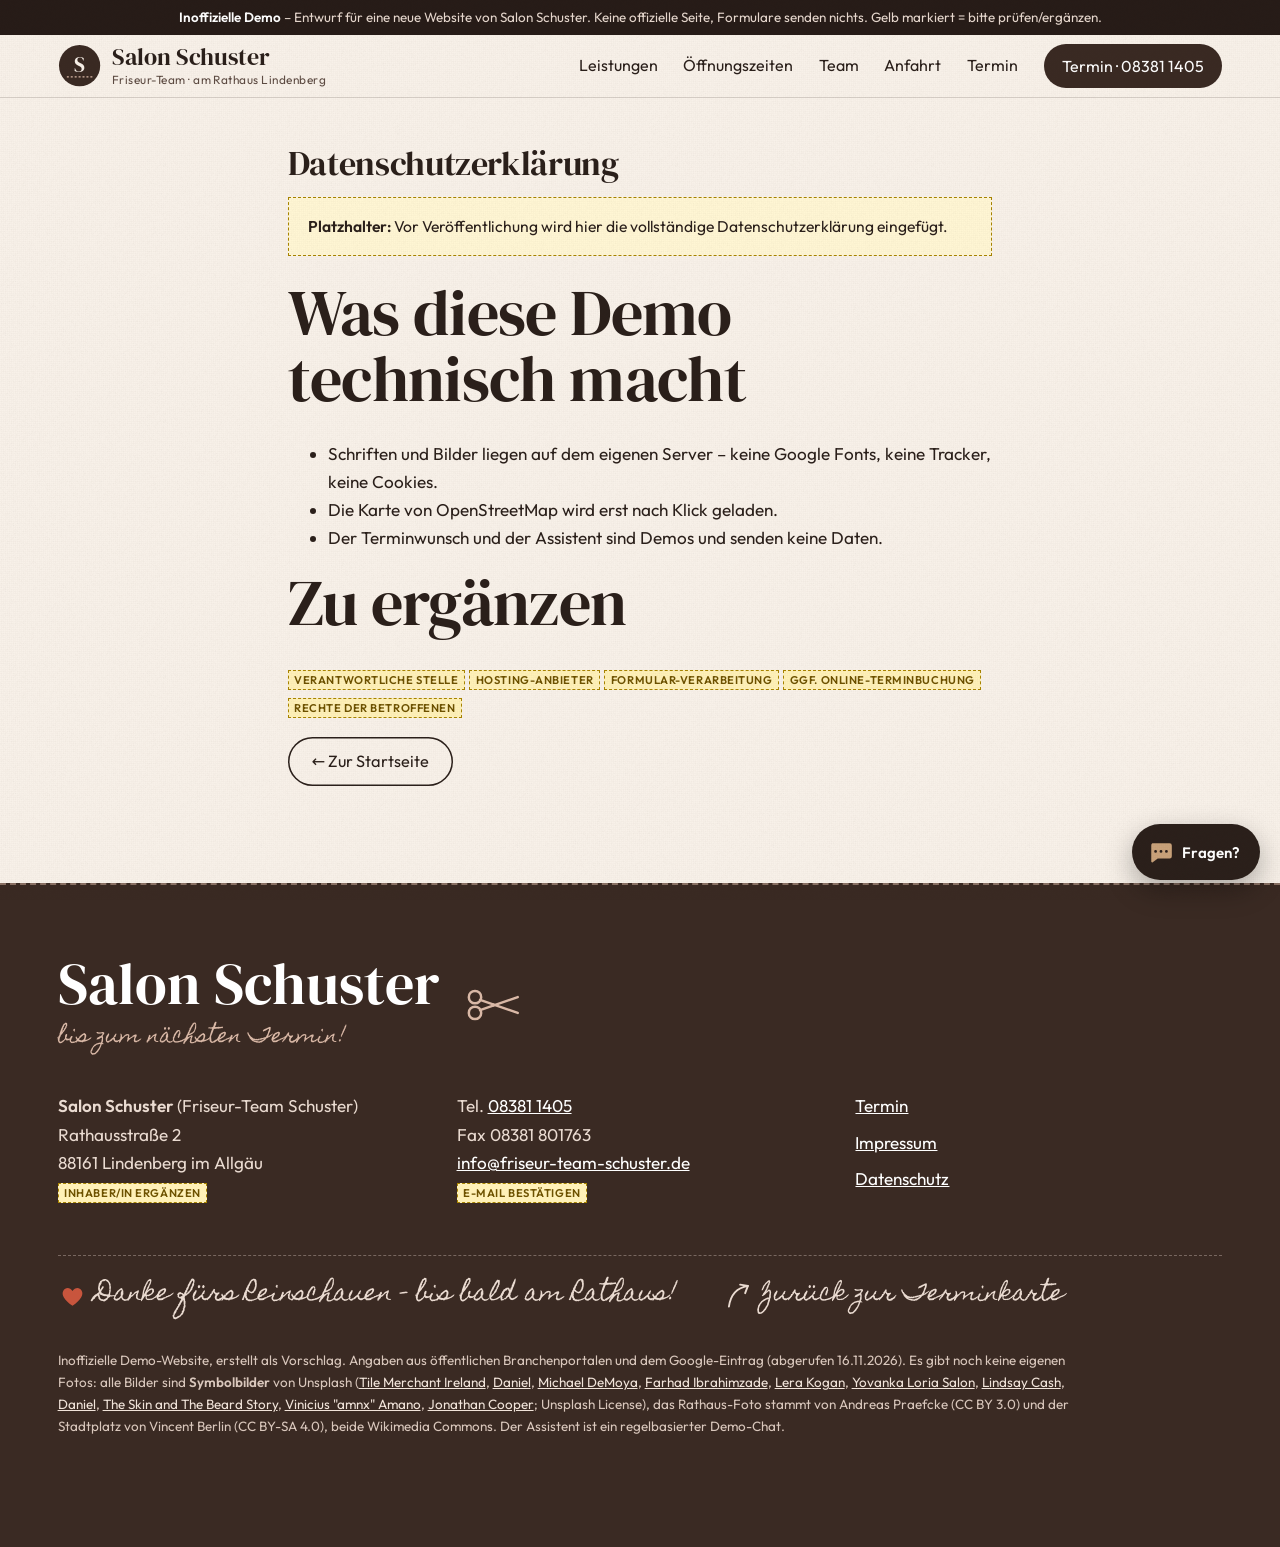
<file: datenschutz.html>
<!doctype html>
<html lang="de">
<head>
<meta charset="utf-8">
<meta name="viewport" content="width=device-width, initial-scale=1">
<title>Datenschutzerklärung – Salon Schuster (Demo)</title>
<meta name="description" content="Datenschutzerklärung der Demo-Website">
<meta name="robots" content="noindex, nofollow">
<link rel="icon" href="img/favicon.svg" type="image/svg+xml">
<link rel="alternate icon" href="img/favicon.png">
<link rel="preload" href="fonts/dm-serif-display-latin-400-normal.woff2" as="font" type="font/woff2" crossorigin>
<link rel="stylesheet" href="css/fonts.css">
<link rel="stylesheet" href="css/style.css">
<link rel="stylesheet" href="chatbot/chatbot.css">
<script>document.documentElement.classList.add('js')</script>
<script>try{if(!matchMedia('(prefers-reduced-motion: reduce)').matches&&!sessionStorage.getItem('demo-intro'))document.documentElement.classList.add('intro-on')}catch(e){}</script>
<!--liebe--><link rel="stylesheet" href="css/liebe.css"><link rel="stylesheet" href="css/liebe-site.css"><!--/liebe-->
</head>
<body id="top">
<div class="demo-banner" role="note"><strong>Inoffizielle Demo</strong> – Entwurf für eine neue Website von Salon Schuster. Keine offizielle Seite, Formulare senden nichts. Gelb markiert = bitte prüfen/ergänzen.</div>
<header class="site-header">
  <a class="brand" href="index.html#top"><svg class="logo-mark" viewBox="0 0 44 44" aria-hidden="true"><circle cx="22" cy="22" r="21" fill="#3a2a23"/><text x="22" y="29" text-anchor="middle" font-family="DM Serif, Georgia, serif" font-size="21" fill="#f8f1e9">S</text><path d="M9 33.5h26" stroke="#d9b8a6" stroke-width="1.2" stroke-dasharray="2 2"/></svg><span class="brand-t"><b>Salon Schuster</b><small>Friseur-Team · am Rathaus Lindenberg</small></span></a>
  <nav class="nav" aria-label="Hauptnavigation">
    <button class="nav-toggle" aria-expanded="false" aria-controls="nav-list"><span class="sr-only">Menü</span><span></span><span></span><span></span></button>
    <ul id="nav-list">
      <li><a href="index.html#leistungen">Leistungen</a></li><li><a href="index.html#zeiten">Öffnungszeiten</a></li><li><a href="index.html#team">Team</a></li><li><a href="index.html#anfahrt">Anfahrt</a></li><li><a href="index.html#termin">Termin</a></li>
      <li class="nav-tel"><a href="tel:+4983811405">Termin · 08381 1405</a></li>
    </ul>
  </nav>
</header>
<main class="legal"><div class="wrap narrow"><h1>Datenschutzerklärung</h1>
<div class="ph-box"><strong>Platzhalter:</strong> Vor Veröffentlichung wird hier die vollständige Datenschutzerklärung eingefügt.</div>
<h2>Was diese Demo technisch macht</h2>
<ul>
<li>Schriften und Bilder liegen auf dem eigenen Server – keine Google Fonts, keine Tracker, keine Cookies.</li>
<li>Die Karte von OpenStreetMap wird erst nach Klick geladen.</li>
<li>Der Terminwunsch und der Assistent sind Demos und senden keine Daten.</li>
</ul>
<h2>Zu ergänzen</h2>
<p><span class="ph">Verantwortliche Stelle</span> <span class="ph">Hosting-Anbieter</span> <span class="ph">Formular-Verarbeitung</span> <span class="ph">ggf. Online-Terminbuchung</span> <span class="ph">Rechte der Betroffenen</span></p>
<p><a class="btn btn-line" href="index.html">← Zur Startseite</a></p></div></main>
<footer class="footer">
  <div class="wrap">
    <div class="foot-top">
      <p class="fc-name">Salon Schuster</p>
      <p class="fc-hand">bis zum nächsten Termin!</p>
    </div>
    <div class="foot-cols">
      <p><strong>Salon Schuster</strong> (Friseur-Team Schuster)<br>Rathausstraße 2<br>88161 Lindenberg im Allgäu<br><span class="ph">Inhaber/in ergänzen</span></p>
      <p>Tel. <a href="tel:+4983811405">08381 1405</a><br>Fax 08381 801763<br><a class="mail" href="mailto:info@friseur-team-schuster.de">info@friseur-team-schuster.de</a> <span class="ph">E-Mail bestätigen</span></p>
      <nav aria-label="Rechtliches"><a href="index.html#termin">Termin</a><a href="impressum.html">Impressum</a><a href="datenschutz.html">Datenschutz</a></nav>
    </div>
    <p class="small">Inoffizielle Demo-Website, erstellt als Vorschlag. Angaben aus öffentlichen Branchenportalen und dem Google-Eintrag (abgerufen 16.11.2026). Es gibt noch keine eigenen Fotos: alle Bilder sind <strong>Symbolbilder</strong> von Unsplash (<a href="https://unsplash.com/photos/ein-raum-mit-einem-haufen-stuhle-und-spiegeln-g2u8gq5XcwE" target="_blank" rel="noopener">Tile Merchant Ireland</a>, <a href="https://unsplash.com/photos/eine-frau-die-sich-in-einem-salon-die-haare-machen-lasst-PnDr2j28gXA" target="_blank" rel="noopener">Daniel</a>, <a href="https://unsplash.com/photos/mann-im-weissen-kleid-hemd-schneiden-haare-des-mannes-Q82AM6BWBPM" target="_blank" rel="noopener">Michael DeMoya</a>, <a href="https://unsplash.com/photos/eine-frau-schneidet-einer-anderen-frau-mit-einer-schere-die-haare-V2HDOQTJh3o" target="_blank" rel="noopener">Farhad Ibrahimzade</a>, <a href="https://unsplash.com/photos/braunes-haar-mit-weissem-band-B1B-53ZBgng" target="_blank" rel="noopener">Lera Kogan</a>, <a href="https://unsplash.com/photos/zwei-frauen-mit-langen-welligen-blonden-und-brunetten-haaren-RpFQdgJ9gQw" target="_blank" rel="noopener">Yovanka Loria Salon</a>, <a href="https://unsplash.com/photos/eine-frau-die-sich-von-einer-anderen-frau-die-haare-stylen-lasst-x1UvHQ-OWvw" target="_blank" rel="noopener">Lindsay Cash</a>, <a href="https://unsplash.com/photos/ein-paar-leute-die-an-einem-tisch-in-einem-raum-sitzen-KMvUcGanzPc" target="_blank" rel="noopener">Daniel</a>, <a href="https://unsplash.com/photos/ein-paar-holzkamme-die-auf-einem-weissen-laken-sitzen-T1IQEZET7u0" target="_blank" rel="noopener">The Skin and The Beard Story</a>, <a href="https://unsplash.com/photos/eine-frau-die-sich-die-haare-im-spiegel-stylen-lasst-FmM6iJWBd3o" target="_blank" rel="noopener">Vinicius &quot;amnx&quot; Amano</a>, <a href="https://unsplash.com/photos/person-mit-weissem-und-goldenem-haarkamm-sS3qRFsKZlg" target="_blank" rel="noopener">Jonathan Cooper</a>; Unsplash License), das Rathaus-Foto stammt von Andreas Praefcke (CC BY 3.0) und der Stadtplatz von Vincent Berlin (CC BY-SA 4.0), beide Wikimedia Commons. Der Assistent ist ein regelbasierter Demo-Chat.</p>
  </div>
</footer>
<nav class="mobile-bar" aria-label="Schnellzugriff"><a href="https://www.openstreetmap.org/?mlat=47.601557&mlon=9.885638#map=18/47.601557/9.885638">Route</a><a href="tel:+4983811405">Termin · 08381 1405</a></nav>
<script src="js/base.js" defer></script>
<script src="chatbot/chatbot.js" data-kb="chatbot/kb.json" defer></script>
<!--liebe--><script type="application/json" id="liebe-cfg">{"underline": [{"sel": ".zeiten h2, .team h2, .anfahrt h2", "style": "scribble", "color": "#85594e"}, {"sel": ".leistungen h2, .termin h2", "style": "brush", "color": "#d9b8a6"}], "notes": [{"at": ".pl-board", "text": "Preise kommen vom Salon – nichts geschätzt", "arrow": "dl", "rot": -3, "m": "hide", "css": {"right": "-.5rem", "top": "-3.6rem"}}, {"at": ".r-quotes", "text": "so schreiben die Gäste", "arrow": "dl", "rot": 3, "m": "hide", "css": {"right": "0", "top": "-3rem"}}], "frames": [], "lift": ".q, .mirror", "squish": ".btn, .seg span, .mobile-bar a, .nav-tel a", "burst": {"sel": ".btn, a[href^='tel:'], .mobile-bar a", "shapes": ["heart", "sparkle", "star"], "colors": ["#85594e", "#d9b8a6", "#c9a27a", "#3a2a23"], "n": 9}, "egg": {"at": ".footer .foot-top", "type": "schere", "label": "Schere – Schnipp?", "hint": "Schere", "svg": "<svg width='54' height='34' viewBox='0 0 48 28' aria-hidden='true'><g fill='none' stroke='#d9b8a6' stroke-width='2.2' stroke-linecap='round'><circle cx='8' cy='7' r='5.5'/><circle cx='8' cy='21' r='5.5'/><path class='lv-b1' d='M12.5 9.5 46 21'/><path class='lv-b2' d='M12.5 18.5 46 7'/><\/g><circle cx='24' cy='14' r='1.6' fill='#d9b8a6'/><\/svg>", "msg": "Schnipp! Nur die Spitzen – für alles andere: 08381 1405.", "autoclose": 4500, "autocloseM": 3500, "css": {"right": "0", "top": "50%", "marginTop": "-17px"}}, "foot": {"at": ".footer .wrap", "after": ".foot-cols", "text": "Danke fürs Reinschauen – bis bald am Rathaus!", "top": "Zurück zur Terminkarte", "shape": "heart"}, "texture": "linen"}</script><script src="js/liebe.js" defer></script><!--/liebe-->
</body>
</html>
</file>
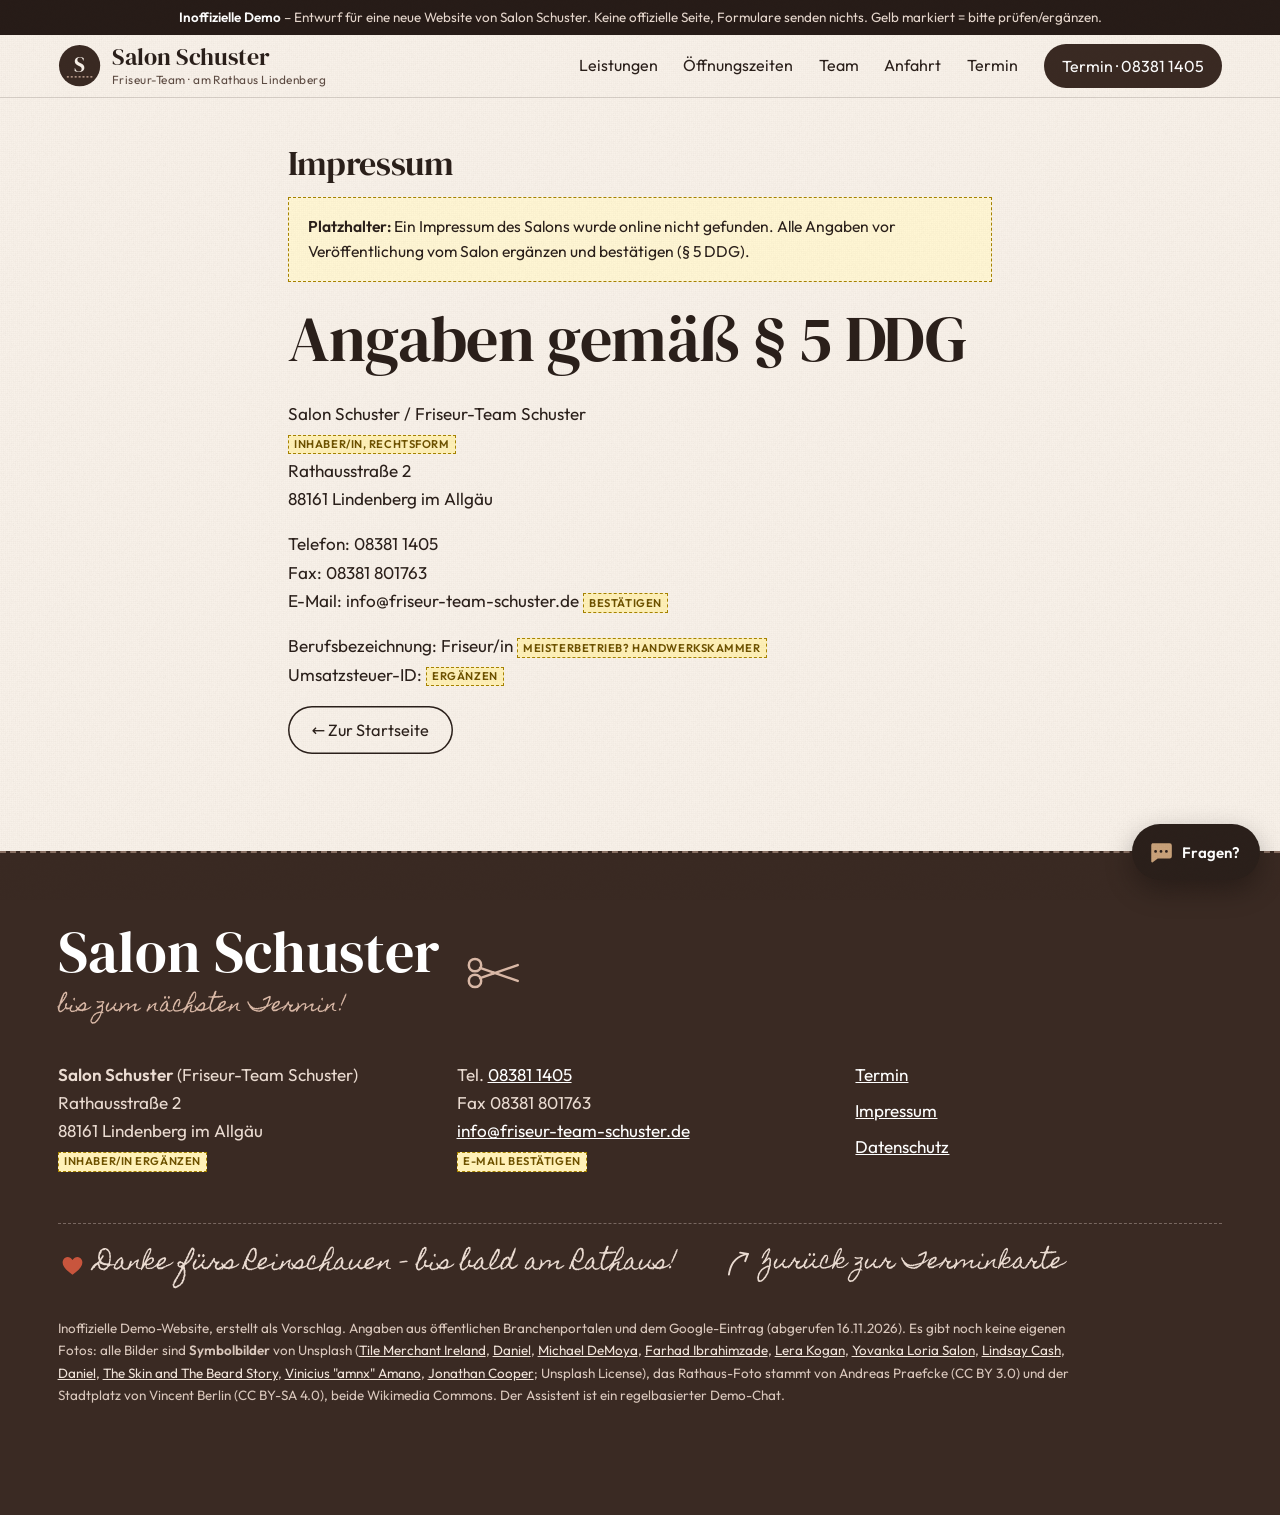
<file: impressum.html>
<!doctype html>
<html lang="de">
<head>
<meta charset="utf-8">
<meta name="viewport" content="width=device-width, initial-scale=1">
<title>Impressum – Salon Schuster (Demo)</title>
<meta name="description" content="Impressum der Demo-Website">
<meta name="robots" content="noindex, nofollow">
<link rel="icon" href="img/favicon.svg" type="image/svg+xml">
<link rel="alternate icon" href="img/favicon.png">
<link rel="preload" href="fonts/dm-serif-display-latin-400-normal.woff2" as="font" type="font/woff2" crossorigin>
<link rel="stylesheet" href="css/fonts.css">
<link rel="stylesheet" href="css/style.css">
<link rel="stylesheet" href="chatbot/chatbot.css">
<script>document.documentElement.classList.add('js')</script>
<script>try{if(!matchMedia('(prefers-reduced-motion: reduce)').matches&&!sessionStorage.getItem('demo-intro'))document.documentElement.classList.add('intro-on')}catch(e){}</script>
<!--liebe--><link rel="stylesheet" href="css/liebe.css"><link rel="stylesheet" href="css/liebe-site.css"><!--/liebe-->
</head>
<body id="top">
<div class="demo-banner" role="note"><strong>Inoffizielle Demo</strong> – Entwurf für eine neue Website von Salon Schuster. Keine offizielle Seite, Formulare senden nichts. Gelb markiert = bitte prüfen/ergänzen.</div>
<header class="site-header">
  <a class="brand" href="index.html#top"><svg class="logo-mark" viewBox="0 0 44 44" aria-hidden="true"><circle cx="22" cy="22" r="21" fill="#3a2a23"/><text x="22" y="29" text-anchor="middle" font-family="DM Serif, Georgia, serif" font-size="21" fill="#f8f1e9">S</text><path d="M9 33.5h26" stroke="#d9b8a6" stroke-width="1.2" stroke-dasharray="2 2"/></svg><span class="brand-t"><b>Salon Schuster</b><small>Friseur-Team · am Rathaus Lindenberg</small></span></a>
  <nav class="nav" aria-label="Hauptnavigation">
    <button class="nav-toggle" aria-expanded="false" aria-controls="nav-list"><span class="sr-only">Menü</span><span></span><span></span><span></span></button>
    <ul id="nav-list">
      <li><a href="index.html#leistungen">Leistungen</a></li><li><a href="index.html#zeiten">Öffnungszeiten</a></li><li><a href="index.html#team">Team</a></li><li><a href="index.html#anfahrt">Anfahrt</a></li><li><a href="index.html#termin">Termin</a></li>
      <li class="nav-tel"><a href="tel:+4983811405">Termin · 08381 1405</a></li>
    </ul>
  </nav>
</header>
<main class="legal"><div class="wrap narrow"><h1>Impressum</h1>
<div class="ph-box"><strong>Platzhalter:</strong> Ein Impressum des Salons wurde online nicht gefunden. Alle Angaben vor Veröffentlichung vom Salon ergänzen und bestätigen (§ 5 DDG).</div>
<h2>Angaben gemäß § 5 DDG</h2>
<p>Salon Schuster / Friseur-Team Schuster<br><span class="ph">Inhaber/in, Rechtsform</span><br>Rathausstraße 2<br>88161 Lindenberg im Allgäu</p>
<p>Telefon: 08381 1405<br>Fax: 08381 801763<br>E-Mail: info@friseur-team-schuster.de <span class="ph">bestätigen</span></p>
<p>Berufsbezeichnung: Friseur/in <span class="ph">Meisterbetrieb? Handwerkskammer</span><br>Umsatzsteuer-ID: <span class="ph">ergänzen</span></p>
<p><a class="btn btn-line" href="index.html">← Zur Startseite</a></p></div></main>
<footer class="footer">
  <div class="wrap">
    <div class="foot-top">
      <p class="fc-name">Salon Schuster</p>
      <p class="fc-hand">bis zum nächsten Termin!</p>
    </div>
    <div class="foot-cols">
      <p><strong>Salon Schuster</strong> (Friseur-Team Schuster)<br>Rathausstraße 2<br>88161 Lindenberg im Allgäu<br><span class="ph">Inhaber/in ergänzen</span></p>
      <p>Tel. <a href="tel:+4983811405">08381 1405</a><br>Fax 08381 801763<br><a class="mail" href="mailto:info@friseur-team-schuster.de">info@friseur-team-schuster.de</a> <span class="ph">E-Mail bestätigen</span></p>
      <nav aria-label="Rechtliches"><a href="index.html#termin">Termin</a><a href="impressum.html">Impressum</a><a href="datenschutz.html">Datenschutz</a></nav>
    </div>
    <p class="small">Inoffizielle Demo-Website, erstellt als Vorschlag. Angaben aus öffentlichen Branchenportalen und dem Google-Eintrag (abgerufen 16.11.2026). Es gibt noch keine eigenen Fotos: alle Bilder sind <strong>Symbolbilder</strong> von Unsplash (<a href="https://unsplash.com/photos/ein-raum-mit-einem-haufen-stuhle-und-spiegeln-g2u8gq5XcwE" target="_blank" rel="noopener">Tile Merchant Ireland</a>, <a href="https://unsplash.com/photos/eine-frau-die-sich-in-einem-salon-die-haare-machen-lasst-PnDr2j28gXA" target="_blank" rel="noopener">Daniel</a>, <a href="https://unsplash.com/photos/mann-im-weissen-kleid-hemd-schneiden-haare-des-mannes-Q82AM6BWBPM" target="_blank" rel="noopener">Michael DeMoya</a>, <a href="https://unsplash.com/photos/eine-frau-schneidet-einer-anderen-frau-mit-einer-schere-die-haare-V2HDOQTJh3o" target="_blank" rel="noopener">Farhad Ibrahimzade</a>, <a href="https://unsplash.com/photos/braunes-haar-mit-weissem-band-B1B-53ZBgng" target="_blank" rel="noopener">Lera Kogan</a>, <a href="https://unsplash.com/photos/zwei-frauen-mit-langen-welligen-blonden-und-brunetten-haaren-RpFQdgJ9gQw" target="_blank" rel="noopener">Yovanka Loria Salon</a>, <a href="https://unsplash.com/photos/eine-frau-die-sich-von-einer-anderen-frau-die-haare-stylen-lasst-x1UvHQ-OWvw" target="_blank" rel="noopener">Lindsay Cash</a>, <a href="https://unsplash.com/photos/ein-paar-leute-die-an-einem-tisch-in-einem-raum-sitzen-KMvUcGanzPc" target="_blank" rel="noopener">Daniel</a>, <a href="https://unsplash.com/photos/ein-paar-holzkamme-die-auf-einem-weissen-laken-sitzen-T1IQEZET7u0" target="_blank" rel="noopener">The Skin and The Beard Story</a>, <a href="https://unsplash.com/photos/eine-frau-die-sich-die-haare-im-spiegel-stylen-lasst-FmM6iJWBd3o" target="_blank" rel="noopener">Vinicius &quot;amnx&quot; Amano</a>, <a href="https://unsplash.com/photos/person-mit-weissem-und-goldenem-haarkamm-sS3qRFsKZlg" target="_blank" rel="noopener">Jonathan Cooper</a>; Unsplash License), das Rathaus-Foto stammt von Andreas Praefcke (CC BY 3.0) und der Stadtplatz von Vincent Berlin (CC BY-SA 4.0), beide Wikimedia Commons. Der Assistent ist ein regelbasierter Demo-Chat.</p>
  </div>
</footer>
<nav class="mobile-bar" aria-label="Schnellzugriff"><a href="https://www.openstreetmap.org/?mlat=47.601557&mlon=9.885638#map=18/47.601557/9.885638">Route</a><a href="tel:+4983811405">Termin · 08381 1405</a></nav>
<script src="js/base.js" defer></script>
<script src="chatbot/chatbot.js" data-kb="chatbot/kb.json" defer></script>
<!--liebe--><script type="application/json" id="liebe-cfg">{"underline": [{"sel": ".zeiten h2, .team h2, .anfahrt h2", "style": "scribble", "color": "#85594e"}, {"sel": ".leistungen h2, .termin h2", "style": "brush", "color": "#d9b8a6"}], "notes": [{"at": ".pl-board", "text": "Preise kommen vom Salon – nichts geschätzt", "arrow": "dl", "rot": -3, "m": "hide", "css": {"right": "-.5rem", "top": "-3.6rem"}}, {"at": ".r-quotes", "text": "so schreiben die Gäste", "arrow": "dl", "rot": 3, "m": "hide", "css": {"right": "0", "top": "-3rem"}}], "frames": [], "lift": ".q, .mirror", "squish": ".btn, .seg span, .mobile-bar a, .nav-tel a", "burst": {"sel": ".btn, a[href^='tel:'], .mobile-bar a", "shapes": ["heart", "sparkle", "star"], "colors": ["#85594e", "#d9b8a6", "#c9a27a", "#3a2a23"], "n": 9}, "egg": {"at": ".footer .foot-top", "type": "schere", "label": "Schere – Schnipp?", "hint": "Schere", "svg": "<svg width='54' height='34' viewBox='0 0 48 28' aria-hidden='true'><g fill='none' stroke='#d9b8a6' stroke-width='2.2' stroke-linecap='round'><circle cx='8' cy='7' r='5.5'/><circle cx='8' cy='21' r='5.5'/><path class='lv-b1' d='M12.5 9.5 46 21'/><path class='lv-b2' d='M12.5 18.5 46 7'/><\/g><circle cx='24' cy='14' r='1.6' fill='#d9b8a6'/><\/svg>", "msg": "Schnipp! Nur die Spitzen – für alles andere: 08381 1405.", "autoclose": 4500, "autocloseM": 3500, "css": {"right": "0", "top": "50%", "marginTop": "-17px"}}, "foot": {"at": ".footer .wrap", "after": ".foot-cols", "text": "Danke fürs Reinschauen – bis bald am Rathaus!", "top": "Zurück zur Terminkarte", "shape": "heart"}, "texture": "linen"}</script><script src="js/liebe.js" defer></script><!--/liebe-->
</body>
</html>
</file>
<file: css/bundle.css>
/* css/fonts.css */
@font-face{font-family:'DM Serif';src:url(../fonts/dm-serif-display-latin-400-normal.woff2) format('woff2');font-weight:400;font-style:normal;font-display:swap}
@font-face{font-family:'DM Serif';src:url(../fonts/dm-serif-display-latin-400-italic.woff2) format('woff2');font-weight:400;font-style:italic;font-display:swap}
@font-face{font-family:'Outfit';src:url(../fonts/outfit-latin-300-normal.woff2) format('woff2');font-weight:300;font-style:normal;font-display:swap}
@font-face{font-family:'Outfit';src:url(../fonts/outfit-latin-400-normal.woff2) format('woff2');font-weight:400;font-style:normal;font-display:swap}
@font-face{font-family:'Outfit';src:url(../fonts/outfit-latin-600-normal.woff2) format('woff2');font-weight:600;font-style:normal;font-display:swap}
@font-face{font-family:'Apple';src:url(../fonts/homemade-apple-latin-400-normal.woff2) format('woff2');font-weight:400;font-style:normal;font-display:swap}

/* css/style.css */
/* Salon Schuster – „Die Terminkarte“ (Demo, Runde 10). Elfenbein, Blush, Champagner, Mokka; Schnittlinien mit Schere. */
:root{--ivory:#f8f1e9;--card:#fffaf4;--blush:#f4e4dd;--nude:#ecdacd;--champ:#efe1cc;--mokka:#3a2a23;--esp:#271c18;--ink:#2b201b;--ink-2:#5e4c43;
  --rose-d:#85594e;--rose:#d9b8a6;--gold:#c9a27a;--rule:rgba(43,32,27,.16);
  --disp:'DM Serif',Georgia,serif;--body:'Outfit',system-ui,sans-serif;--hand:'Apple','Segoe Script',cursive;
  --ease:cubic-bezier(.2,.7,.1,1);--pad:clamp(1.1rem,4.5vw,4rem)}
*,*::before,*::after{box-sizing:border-box}
html{overflow-x:clip;-webkit-text-size-adjust:100%;scroll-behavior:smooth;scroll-padding-top:5rem}
body{overflow-x:clip;margin:0;background:var(--ivory);color:var(--ink);font:400 1.07rem/1.65 var(--body)}
img{max-width:100%;height:auto;display:block}
a{color:inherit}
h1,h2,h3{font-family:var(--disp);font-weight:400;line-height:1.02;margin:0 0 .45em;letter-spacing:-.01em}
h2{font-size:clamp(2.3rem,5vw,4.2rem)}
h1 em,h2 em{color:var(--rose-d)}
p{margin:0 0 1em}
.wrap{max-width:1280px;margin:0 auto;padding:0 var(--pad)}
.narrow{max-width:820px}
.sr-only{position:absolute;width:1px;height:1px;overflow:hidden;clip:rect(0 0 0 0);white-space:nowrap}
.ph{display:inline-block;max-width:100%;font:600 .7rem/1.3 var(--body);letter-spacing:.05em;text-transform:uppercase;color:#6e5200;background:#fff1b8;border:1px dashed #a88400;padding:.15em .5em;vertical-align:middle}
.ph-box{background:#fff6d4;border:1px dashed #a88400;padding:1rem 1.2rem;margin-bottom:1.5rem;font-size:.98rem}
.kicker{font:600 .8rem/1.2 var(--body);letter-spacing:.22em;text-transform:uppercase;color:var(--rose-d);margin-bottom:1rem;display:flex;align-items:center;gap:.7rem}
.kicker::before{content:"";width:2.2rem;border-top:1.5px dashed currentColor}
.k-light{color:var(--rose)}
.small{font-size:.9rem;color:var(--ink-2)}
figure{margin:0}
figcaption{font:400 .76rem/1.4 var(--body);color:var(--ink-2);margin-top:.45rem;letter-spacing:.02em}
.sym{display:inline-block;font:600 .62rem/1 var(--body);letter-spacing:.16em;text-transform:uppercase;background:rgba(43,32,27,.1);padding:.3em .5em}
.hand{font-family:var(--hand);font-weight:400}
a.mail{word-break:break-all}

.demo-banner{background:var(--esp);color:#e8d9cf;font:400 .84rem/1.4 var(--body);text-align:center;padding:.5rem 1rem;position:relative;z-index:41}
.demo-banner strong{color:#fff}
.site-header{position:sticky;top:0;z-index:40;display:flex;align-items:center;justify-content:space-between;gap:2rem;padding:.6rem var(--pad);background:rgba(248,241,233,.94);backdrop-filter:blur(8px);border-bottom:1px solid var(--rule)}
.brand{display:flex;align-items:center;gap:.7rem;text-decoration:none}
.logo-mark{width:2.7rem;height:2.7rem}
.brand-t{display:flex;flex-direction:column;line-height:1}
.brand-t b{font:400 1.5rem/1 var(--disp)}
.brand-t small{font:400 .74rem/1.2 var(--body);color:var(--ink-2);margin-top:.3rem;letter-spacing:.04em}
#nav-list{list-style:none;margin:0;padding:0;display:flex;align-items:center;gap:1.6rem}
#nav-list a{text-decoration:none;font:400 1rem/1 var(--body);padding:.4rem 0;position:relative}
#nav-list a::after{content:"";position:absolute;left:0;right:0;bottom:-.1rem;border-top:1.5px dashed var(--rose-d);transform:scaleX(0);transform-origin:left;transition:transform .35s var(--ease)}
#nav-list a:hover::after,#nav-list a:focus-visible::after{transform:scaleX(1)}
.nav-tel a{background:var(--mokka);color:#fff;padding:.75rem 1.15rem!important;border-radius:999px}
.nav-tel a::after{display:none}
.nav-toggle{display:none}
a:focus-visible,button:focus-visible,input:focus-visible,textarea:focus-visible{outline:3px solid #f2b705;outline-offset:2px}
.btn{display:inline-block;background:var(--mokka);color:#fff;border:0;border-radius:999px;padding:1rem 1.5rem;font:500 1.02rem/1 var(--body);text-decoration:none;cursor:pointer;transition:background .25s,transform .25s var(--ease)}
.btn:hover{background:var(--rose-d)}
.btn-line{background:transparent;color:var(--ink);box-shadow:inset 0 0 0 1.5px var(--ink)}
.btn-line:hover{background:var(--ink);color:#fff}

/* Held */
.hero{position:relative;padding:clamp(2.2rem,5vw,4.5rem) 0 clamp(3rem,6vw,5rem);background:radial-gradient(120% 80% at 85% 10%,var(--blush),transparent 60%),var(--ivory);overflow:hidden}
.hero-grid{display:grid;grid-template-columns:1.05fr .95fr;gap:clamp(2rem,5vw,5rem);align-items:center}
.hero h1{font-size:clamp(3rem,7vw,6.2rem);line-height:.95}
.hero h1 em{display:block;font-style:italic}
.lead{font-size:clamp(1.1rem,1.4vw,1.28rem);max-width:33rem;color:#4a3a32;font-weight:300}
.hero-cta{display:flex;flex-wrap:wrap;gap:.8rem;margin-top:1.6rem}
.rating-chip{display:inline-flex;flex-wrap:wrap;align-items:center;gap:.4rem;margin:1.6rem 0 0;padding:.5rem .9rem;border-radius:999px;background:var(--card);border:1px solid var(--rule);font-size:.95rem}
.rating-chip small{color:var(--ink-2)}
.stars{color:#a8742f;letter-spacing:.08em}
.hero-art{position:relative;min-height:30rem}
.h-photo{position:absolute;right:0;top:0;width:78%;transform:rotate(2deg);background:#fff;padding:10px 10px 0;box-shadow:0 30px 60px -36px rgba(39,28,24,.55)}
.h-photo img{aspect-ratio:4/5;object-fit:cover;width:100%}
.h-photo figcaption{padding:.45rem .2rem .6rem}
.tcard{position:absolute;left:0;bottom:0;width:min(25rem,86%);background:var(--card);border-radius:10px;padding:1.3rem 1.4rem 1.1rem;box-shadow:0 24px 50px -24px rgba(39,28,24,.6),0 0 0 1px rgba(43,32,27,.06);transform:rotate(-4deg);transition:transform .5s var(--ease);background-image:linear-gradient(90deg,transparent 0 1.2rem,rgba(133,89,78,.05) 1.2rem)}
.tcard:hover{transform:rotate(-1.5deg) translateY(-6px)}
.tc-top{margin:0 0 .9rem;border-bottom:1.5px dashed rgba(133,89,78,.5);padding-bottom:.7rem}
.tc-name{display:block;font:400 1.75rem/1 var(--disp)}
.tc-sub{display:block;font-size:.8rem;color:var(--ink-2);letter-spacing:.03em;margin-top:.3rem}
.tc-line{display:grid;grid-template-columns:7.3rem 1fr;align-items:end;gap:.6rem;margin:0 0 .55rem}
.tc-k{font:600 .72rem/1.2 var(--body);letter-spacing:.14em;text-transform:uppercase;color:var(--rose-d);padding-bottom:.35rem}
.tc-v{display:block;border-bottom:1px solid rgba(43,32,27,.35);font-size:1.02rem;line-height:1.9;color:#1f3a6b;text-decoration:none;white-space:nowrap;overflow:hidden;text-overflow:ellipsis}
.tc-status{margin:.7rem 0 0;font-size:.85rem;color:var(--ink-2)}
.tc-status.open{color:#2e6a35;font-weight:500}
.tc-punch{position:absolute;right:1.1rem;top:1.1rem;width:14px;height:14px;border-radius:50%;background:var(--ivory);box-shadow:inset 0 1px 2px rgba(0,0,0,.25)}
.hand-in{animation:handIn 1.1s var(--ease) both}
@keyframes handIn{from{clip-path:inset(0 100% 0 0)}to{clip-path:inset(0 0 0 0)}}

/* Schnittlinie */
.cut{position:relative;height:3.2rem;max-width:1280px;margin:0 auto;padding:0 var(--pad);--draw:0}
.cut-line{position:absolute;left:var(--pad);right:var(--pad);top:50%;border-top:2px dashed rgba(133,89,78,.55)}
.cut-s{position:absolute;top:50%;left:calc(var(--pad) + (100% - 2 * var(--pad) - 48px) * var(--draw));translate:0 -50%;color:var(--rose-d);background:var(--ivory);padding:0 .3rem}
.scis{width:48px;height:28px;display:block}
.cut-s .scis .bl1{transform-origin:12px 14px;animation:snip 1.2s ease-in-out infinite alternate}
.cut-s .scis .bl2{transform-origin:12px 14px;animation:snip2 1.2s ease-in-out infinite alternate}
@keyframes snip{to{transform:rotate(-7deg)}}@keyframes snip2{to{transform:rotate(7deg)}}

/* Preisliste */
.leistungen{background:var(--mokka);color:#eadbd1;padding:clamp(4rem,8vw,7rem) 0}
.leistungen h2{color:#fff}.leistungen h2 em{color:var(--rose)}
.l-grid{display:grid;grid-template-columns:.8fr 1.2fr;gap:clamp(2rem,5vw,5rem);align-items:start}
.l-photo{margin-top:2rem;max-width:22rem;transform:rotate(-2deg);background:#fff;padding:8px 8px 0}
.l-photo img{aspect-ratio:3/4;object-fit:cover;width:100%}
.l-photo figcaption{color:var(--ink-2);padding:.4rem .2rem .5rem}
.pl-board{position:relative;background:var(--esp);border:1px solid rgba(217,184,166,.35);border-radius:6px;padding:clamp(1.3rem,3vw,2.4rem);box-shadow:inset 0 0 0 6px var(--esp),inset 0 0 0 7px rgba(217,184,166,.25)}
.pl-cap{text-align:center;font:400 1.3rem/1.2 var(--disp);color:#fff;margin-bottom:1.4rem}
.pl{list-style:none;margin:0;padding:0}
.pl-row{display:grid;grid-template-columns:2.4rem auto 1fr auto;align-items:baseline;gap:.6rem;padding:1rem .2rem;border-bottom:1px solid rgba(217,184,166,.2);transition:background .3s}
.pl-row:hover{background:rgba(217,184,166,.07)}
.pl-no{font:400 1rem/1 var(--disp);color:var(--rose)}
.pl-t b{display:block;font:400 1.35rem/1.15 var(--disp);color:#fff}
.pl-t small{display:block;font-size:.9rem;color:#d9c7bc;margin-top:.25rem;max-width:30rem}
.pl-dots{border-bottom:2px dotted rgba(217,184,166,.4);align-self:center;min-width:1rem}
.pl-p{white-space:nowrap}
.pl-foot{margin:1.2rem 0 0;font-size:.88rem;color:#d9c7bc;text-align:center}
.hover-preview{position:fixed;left:0;top:0;z-index:50;width:230px;pointer-events:none;opacity:0;transition:opacity .25s;background:#fff;padding:8px 8px 0;box-shadow:0 20px 40px -20px rgba(0,0,0,.6)}
.hover-preview.on{opacity:1}
.hover-preview img{aspect-ratio:4/5;object-fit:cover;width:100%}
.hover-preview figcaption{font-size:.7rem;padding:.3rem 0 .4rem;color:var(--ink-2);letter-spacing:.14em;text-transform:uppercase}

/* Terminbuch */
.zeiten{background:var(--blush);padding:clamp(4rem,8vw,7rem) 0}
.z-grid{display:grid;grid-template-columns:.8fr 1.2fr;gap:clamp(2rem,5vw,5rem);align-items:center}
.open-now{display:inline-block;font-weight:500;padding:.5rem .9rem;border-radius:999px;background:var(--card);border:1px solid var(--rule)}
.open-now.is-open{color:#2e6a35}.open-now.is-closed{color:var(--rose-d)}
.wk{position:relative;background:var(--card);border-radius:8px;padding:1.4rem 1.4rem 1rem 1.4rem;box-shadow:0 30px 60px -40px rgba(39,28,24,.5);background-image:repeating-linear-gradient(180deg,transparent 0 2.95rem,rgba(133,89,78,.12) 2.95rem 3rem)}
.wk::before{content:"";position:absolute;left:5.9rem;top:0;bottom:0;border-left:1.5px solid rgba(178,60,60,.35)}
.wk-scale{display:grid;grid-template-columns:repeat(5,1fr) auto;margin:0 0 .3rem 6.3rem;margin-right:8.5rem;font-size:.72rem;color:var(--ink-2)}
.wk-list{list-style:none;margin:0;padding:0}
.wk-row{display:grid;grid-template-columns:5.4rem 1fr 7.6rem;align-items:center;gap:.9rem;height:3rem}
.wk-d b{font:400 1.25rem/1 var(--disp)}
.wk-long{display:none}
.wk-bar{position:relative;height:1.1rem;border-radius:999px;background:rgba(43,32,27,.06)}
.wk-bar i{position:absolute;top:0;bottom:0;left:calc(var(--a) * 100%);width:calc((var(--b) - var(--a)) * 100%);border-radius:999px;background:var(--rose-d);transform-origin:left;transition:transform .9s var(--ease)}
.fx .wk:not(.in) .wk-bar i{transform:scaleX(0)}
.wk-t{font-size:.92rem;color:var(--ink-2);text-align:right}
.wk-row.today{background:linear-gradient(90deg,rgba(201,162,122,.22),transparent);border-radius:6px}
.wk-row.today .wk-d b::after{content:" heute";font:600 .62rem/1 var(--body);letter-spacing:.12em;text-transform:uppercase;color:var(--rose-d);vertical-align:middle}
.wk-row.today .wk-bar i{background:var(--mokka)}
.wk-now{position:absolute;top:2.2rem;bottom:.8rem;width:2px;background:#b23c3c;display:none}
.wk-now.on{display:block}
.wk-now::before{content:"jetzt";position:absolute;top:-1.2rem;left:50%;translate:-50% 0;font:600 .62rem/1 var(--body);letter-spacing:.1em;text-transform:uppercase;color:#9b2f2f}

/* Team & Stimmen */
.team{background:var(--ivory);padding:clamp(4rem,8vw,7rem) 0}
.t-head{display:grid;grid-template-columns:1fr 1fr;gap:1rem 4rem;align-items:end;margin-bottom:2.6rem}
.mirrors{display:grid;grid-template-columns:repeat(3,1fr);gap:clamp(1rem,3vw,3rem);max-width:54rem;margin:0 auto}
.mirror{text-align:center}
.m-glass{position:relative;display:grid;place-items:center;aspect-ratio:3/4;border-radius:999px 999px 14px 14px;background:linear-gradient(160deg,#fbf6f0,#e9ddd2 60%,#f5ece4);border:10px solid var(--champ);box-shadow:0 0 0 1px var(--gold),0 0 0 14px rgba(255,248,236,.0),0 24px 40px -28px rgba(39,28,24,.5);overflow:hidden;transition:transform .4s var(--ease)}
.m-glass::after{content:"";position:absolute;inset:-30% auto -30% -60%;width:40%;background:linear-gradient(90deg,transparent,rgba(255,255,255,.75),transparent);transform:rotate(18deg);transition:left .8s var(--ease)}
.mirror:hover .m-glass::after{left:130%}
.mirror:hover .m-glass{transform:translateY(-4px)}
.mirror figcaption{margin-top:.8rem}
.reviews{display:grid;grid-template-columns:.7fr 1.3fr;gap:clamp(1.5rem,4vw,4rem);margin-top:clamp(3rem,6vw,5rem);align-items:start}
.r-big{background:var(--mokka);color:#eadbd1;border-radius:10px;padding:2rem;text-align:center}
.r-score{font:400 5rem/1 var(--disp);color:#fff;margin:0}
.r-score small{font-size:1.6rem;color:var(--rose)}
.r-big .stars{color:#e0b26f;font-size:1.4rem;margin:.4rem 0}
.r-count{font-weight:500;color:#fff}
.r-src{font-size:.82rem;color:#d9c7bc;margin:0}
.r-quotes{display:grid;gap:1rem}
.q{background:var(--card);border-left:3px solid var(--rose-d);padding:1.1rem 1.3rem;border-radius:0 8px 8px 0}
.q blockquote{margin:0;font:400 1.3rem/1.35 var(--disp)}
.q figcaption{margin-top:.5rem}

/* Anfahrt */
.anfahrt{background:var(--champ);padding:clamp(4rem,8vw,7rem) 0}
.a-grid{display:grid;grid-template-columns:1fr 1fr;gap:clamp(2rem,5vw,5rem);align-items:start}
.a-photo{background:#fff;padding:10px 10px 0;transform:rotate(-1.5deg);box-shadow:0 30px 60px -40px rgba(39,28,24,.55)}
.a-photo img{aspect-ratio:4/3;object-fit:cover;width:100%}
.a-photo figcaption{padding:.4rem .2rem .6rem}
.clist{margin:1.2rem 0 1.6rem;display:grid}
.clist div{display:grid;grid-template-columns:6.5rem 1fr;gap:1rem;padding:.6rem 0;border-bottom:1px dashed rgba(133,89,78,.45)}
.clist dt{font:600 .74rem/1.9 var(--body);letter-spacing:.14em;text-transform:uppercase;color:var(--rose-d)}
.clist dd{margin:0}
.map{position:relative;min-height:19rem;overflow:hidden;background:var(--mokka);border-radius:8px}
.map-placeholder{position:absolute;inset:0}
.map-placeholder img{width:100%;height:100%;object-fit:cover;filter:brightness(.55) saturate(.8)}
.map-placeholder div{position:absolute;left:1.3rem;top:1.1rem;color:#fff}
.map-placeholder strong{display:block;font:400 2rem/1.1 var(--disp)}
.map iframe{width:100%;height:100%;min-height:19rem;border:0;display:block;position:relative}
.map-consent{position:absolute;left:1rem;right:1rem;bottom:1rem;background:var(--card);padding:1rem 1.1rem;border-radius:6px}
.map-consent p{font-size:.95rem}
.map-consent .osm{margin-left:.8rem;font-weight:500;color:var(--rose-d)}
.anfahrt .small{margin-top:.8rem}

/* Termin */
.termin{background:var(--esp);color:#eadbd1;padding:clamp(4rem,8vw,7rem) 0}
.termin h2{color:#fff}.termin h2 em{color:var(--rose)}
.termin .small{color:#d9c7bc}
.tm-grid{display:grid;grid-template-columns:.9fr 1.1fr;gap:clamp(2rem,5vw,5rem);align-items:start}
.big-tel{display:inline-flex;flex-direction:column;margin:1rem 0 1.4rem;font:400 clamp(2.4rem,5vw,3.8rem)/1 var(--disp);color:#fff;text-decoration:none;border-bottom:2px dashed var(--rose);padding-bottom:.4rem}
.big-tel span{font:600 .76rem/1 var(--body);letter-spacing:.2em;text-transform:uppercase;color:var(--rose);margin-bottom:.5rem}
.big-tel:hover{color:var(--rose)}
.tm-photo{max-width:15rem;transform:rotate(3deg);background:#fff;padding:7px 7px 0;margin-top:1.5rem}
.tm-photo img{aspect-ratio:1;object-fit:cover}
.tm-photo figcaption{color:var(--ink-2);padding:.3rem .1rem .4rem}
.t-form{position:relative;background:var(--card);color:var(--ink);border-radius:10px;padding:clamp(1.3rem,3vw,2.4rem);box-shadow:0 30px 60px -30px rgba(0,0,0,.6);background-image:linear-gradient(90deg,transparent 0 1.2rem,rgba(133,89,78,.05) 1.2rem)}
.tf-head{display:flex;justify-content:space-between;align-items:baseline;border-bottom:1.5px dashed rgba(133,89,78,.5);padding-bottom:.6rem;margin-bottom:1.2rem}
.tf-head span:first-child{font:400 1.8rem/1 var(--disp)}
.tf-no{font:400 .9rem var(--hand);color:var(--ink-2)}
.seg{border:0;padding:0;margin:0 0 1.1rem;display:flex;flex-wrap:wrap;gap:.45rem}
.seg legend{font:600 .74rem/1 var(--body);letter-spacing:.16em;text-transform:uppercase;color:var(--rose-d);margin-bottom:.6rem;padding:0}
.seg label{position:relative;cursor:pointer}
.seg input{position:absolute;opacity:0;inset:0;cursor:pointer}
.seg span{display:inline-block;padding:.5rem .95rem;border:1.5px solid rgba(43,32,27,.5);border-radius:999px;font-size:.96rem;transition:all .2s}
.seg input:checked+span{background:var(--mokka);border-color:var(--mokka);color:#fff}
.seg input:focus-visible+span{outline:3px solid #f2b705;outline-offset:2px}
.fld{display:flex;flex-direction:column;gap:.35rem;font-size:.95rem;font-weight:500;margin-bottom:1rem}
.fld input{font:400 1.05rem var(--body);padding:.75rem .85rem;border:1.5px solid rgba(43,32,27,.35);background:#fff;border-radius:6px;color:var(--ink)}
.fld input.invalid{border-color:#b3261e}
.two{display:grid;grid-template-columns:1fr 1fr;gap:0 1rem}
.chk{display:block;font-size:.92rem;margin:0 0 1.2rem}
.form-msg{margin:1rem 0 0;font-weight:500}
.form-msg.ok{color:#2c6b2f}.form-msg.err{color:#b3261e}
.legal{padding:3rem 0 5rem}

/* Fuß – Rückseite der Terminkarte */
.footer{position:relative;background:var(--mokka);color:#eadbd1;padding:4.5rem 0 6rem}
.footer::before{content:"";position:absolute;left:0;right:0;top:0;border-top:2px dashed rgba(217,184,166,.5)}
.foot-top{position:relative;display:inline-block;margin-bottom:2.4rem;padding-right:5rem}
.fc-name{font:400 clamp(2.4rem,5vw,3.6rem)/1 var(--disp);color:#fff;margin:0}
.fc-hand{font:400 1.25rem/1.6 var(--hand);color:var(--rose);margin:.6rem 0 0}
.foot-cols{display:grid;grid-template-columns:1fr 1fr 1fr;gap:2rem}
.foot-cols a{color:#fff}
.foot-cols nav{display:flex;flex-direction:column;gap:.5rem}
.footer .small{color:#d9c7bc;margin-top:2rem;max-width:64rem;font-size:.84rem}
.footer .small a{color:#f1e4da}

.lightbox{border:0;padding:0;background:transparent;max-width:92vw}
.lightbox::backdrop{background:rgba(25,18,15,.94)}
.cursor{position:fixed;left:0;top:0;z-index:60;pointer-events:none;width:0;height:0}
.cursor span{position:absolute;left:0;top:0;width:84px;height:84px;margin:-42px 0 0 -42px;border-radius:50%;background:var(--rose);color:var(--ink);display:grid;place-items:center;font:400 .9rem var(--hand);transform:scale(0);transition:transform .3s var(--ease)}
.cursor.big span{transform:scale(1)}

/* Intro: Terminkarte wird ausgeschnitten */
.intro{display:none}
html.intro-on .intro{display:block;position:fixed;inset:0;z-index:1000;cursor:pointer;overflow:hidden;background:var(--blush);animation:introFailsafe .01s 4s forwards;transition:opacity .6s,transform .7s cubic-bezier(.7,0,.25,1)}
@keyframes introFailsafe{to{visibility:hidden;pointer-events:none}}
.intro-in{position:absolute;inset:0;display:grid;place-items:center}
.i-card{position:relative;width:min(22rem,80vw);aspect-ratio:1.7;background:var(--card);border-radius:10px;box-shadow:0 30px 60px -30px rgba(39,28,24,.6);display:flex;flex-direction:column;justify-content:center;padding:1.6rem;animation:cardIn .6s var(--ease) both}
@keyframes cardIn{from{transform:translateY(30px) rotate(-6deg);opacity:0}}
.i-cut{position:absolute;inset:-14px;border:2px dashed var(--rose-d);border-radius:16px;opacity:.6}
.i-t{font:400 2.4rem/1 var(--disp);margin:0}
.i-h{font:400 1.2rem/2 var(--hand);color:var(--rose-d);margin:.4rem 0 0}
.i-scis{position:absolute;width:56px;height:34px;color:var(--rose-d);top:calc(50% - 6rem);left:calc(50% - 12rem);animation:cutRun 1.2s .2s ease-in-out both}
@keyframes cutRun{to{left:calc(50% + 11rem)}}
.intro-skip{position:absolute;right:1.4rem;bottom:1.4rem;background:var(--mokka);border:0;color:#fff;font:500 .9rem/1 var(--body);padding:.8rem 1.1rem;border-radius:999px;cursor:pointer}
html.intro-out .intro{opacity:0;transform:scale(1.03);pointer-events:none}

/* Kapitel-Anzeige */
.ch-ind{position:fixed;left:1.2rem;bottom:1.4rem;z-index:30;display:flex;align-items:center;gap:.6rem;background:var(--card);color:var(--ink);padding:.45rem .9rem .45rem .6rem;border-radius:999px;border:1px solid var(--rule);opacity:0;transform:translateY(10px);transition:opacity .4s,transform .4s var(--ease);pointer-events:none;box-shadow:0 8px 20px -12px rgba(0,0,0,.4)}
.ci-s{color:var(--rose-d)}.ci-s .scis{width:30px;height:18px}
.ci-no{font:400 1rem/1 var(--disp);color:var(--rose-d)}
.ci-l{font:500 .9rem/1 var(--body)}
.ch-ind.show{opacity:1;transform:none}
.ch-ind.over-hero,.ch-ind.over-foot{opacity:0;transform:translateY(10px)}
@media (max-width:1279px){.ch-ind{display:none}}

.fx [data-reveal]{opacity:0;transform:translateY(24px);transition:opacity .8s var(--ease),transform .9s var(--ease)}
.fx [data-reveal].in{opacity:1;transform:none}
.fx [data-split] .w{display:inline-block;overflow:hidden;vertical-align:top;padding-bottom:.14em;margin-bottom:-.14em}
.fx [data-split] .wi{display:inline-block;transform:translateY(105%);transition:transform .9s var(--ease);transition-delay:calc(var(--ln,0) * 90ms)}
.fx [data-split].in .wi{transform:none}
.fx [data-clip]{position:relative}
.fx [data-clip]::after{content:"";position:absolute;inset:-1px;background:var(--clip-bg,var(--ivory));transform-origin:100% 0;transition:transform 1.1s cubic-bezier(.7,0,.2,1);z-index:4;pointer-events:none}
.fx [data-clip].in::after{transform:scaleX(0)}
.fx-reduce [data-clip]::after{display:none}
.fx-reduce [data-reveal]{opacity:1;transform:none}
@media (prefers-reduced-motion:reduce){*,*::before,*::after{transition-duration:.01ms!important;animation-duration:.01ms!important;animation-iteration-count:1!important;scroll-behavior:auto!important}.intro{display:none!important}.fx .wk:not(.in) .wk-bar i{transform:none}}

.mobile-bar{display:none}
@media (max-width:1000px){.l-grid,.z-grid,.tm-grid{grid-template-columns:1fr}.l-photo{display:none}}
@media (max-width:899px){
  .site-header{padding:.45rem var(--pad)}
  .nav-toggle{display:block;width:44px;height:44px;border:0;background:none;position:relative;cursor:pointer}
  .nav-toggle span:not(.sr-only){position:absolute;left:10px;right:10px;height:2px;background:var(--ink);top:15px}
  .nav-toggle span:nth-of-type(3){top:21px}.nav-toggle span:nth-of-type(4){top:27px}
  #nav-list{display:none;position:absolute;left:0;right:0;top:100%;flex-direction:column;align-items:flex-start;gap:0;background:var(--ivory);padding:1rem var(--pad) 1.6rem;border-bottom:1px solid var(--rule)}
  #nav-list.open{display:flex}
  #nav-list li{width:100%;border-top:1px solid var(--rule)}
  #nav-list a{display:block;padding:1rem 0;font-size:1.15rem}
  .nav-tel{padding-top:1rem}
  .hero-grid,.t-head,.a-grid,.reviews{grid-template-columns:1fr}
  .hero-art{min-height:0;display:grid;gap:0}
  .h-photo{position:relative;width:86%;margin-left:auto}
  .tcard{position:relative;width:94%;margin-top:-5rem;transform:rotate(-2.5deg)}
  .mirrors{grid-template-columns:repeat(3,1fr);gap:.7rem}
  .m-glass{border-width:6px}
  .m-glass .ph{font-size:.6rem}
  .mirror figcaption .ph{font-size:.58rem}
  .pl-row{grid-template-columns:2rem 1fr auto}
  .pl-dots{display:none}
  .pl-t b{font-size:1.2rem}
  .wk{padding:1rem .8rem .8rem}
  .wk::before{left:3.6rem}
  .wk-scale{margin-left:4rem;margin-right:0;grid-template-columns:repeat(5,1fr) auto}
  .wk-row{grid-template-columns:3.2rem 1fr;row-gap:0;height:auto;padding:.35rem 0}
  .wk-t{grid-column:2;text-align:left;font-size:.82rem}
  .wk-row.today .wk-d b::after{display:block;margin-top:.2rem}
  .wk-now{display:none!important}
  .two{grid-template-columns:1fr}
  .clist div{grid-template-columns:5.2rem 1fr}
  .map-consent .osm{display:inline-block;margin:.6rem 0 0}
  .foot-cols{grid-template-columns:1fr}
  .mobile-bar{display:grid;grid-template-columns:1fr 1.7fr;position:fixed;left:0;right:0;bottom:0;z-index:45;background:var(--ivory);border-top:1px solid var(--ink)}
  .mobile-bar a{padding:1rem .5rem calc(1rem + env(safe-area-inset-bottom));text-align:center;font:500 1.02rem/1 var(--body);text-decoration:none}
  .mobile-bar a:last-child{background:var(--mokka);color:#fff}
  .cb-root{--cb-bottom-mobile:76px}
  .footer{padding-bottom:8rem}
}
@media (max-width:440px){.brand-t small{display:none}.tc-line{grid-template-columns:5.6rem 1fr}.tc-k{font-size:.64rem;letter-spacing:.08em}}
@media (max-width:440px){.tc-v{white-space:normal;line-height:1.55;padding:.2rem 0}}

/* css/liebe.css */
/* liebe.css – gemeinsame „Handgemacht“-Schicht (Runde 7). Farben/Schrift je Seite über Variablen in liebe-site.css:
   --lv-hand (Handschrift), --lv-ink (Notizen), --lv-ul (Unterstreichung), --lv-accent, --lv-paper, --lv-tape */
:root{--lv-hand:cursive;--lv-ink:currentColor;--lv-ul:currentColor;--lv-accent:currentColor;--lv-paper:#fbf7ef;--lv-tape:rgba(236,224,190,.78);--lv-ease:cubic-bezier(.22,.61,.36,1);--lv-tex-o:.5}
.lv-anchor{position:relative;inset:auto!important}

/* Papier-/Holz-/Stoff-Textur: ein ruhendes, sehr leichtes Korn über der Seite */
html[class*="lv-tex-"] body::after{content:"";position:fixed;inset:0;pointer-events:none;z-index:2147483000;opacity:var(--lv-tex-o);background-size:256px 256px}
html[class*="lv-tex-"] body::after{background-image:url(../img/liebe/tex.webp)}
@media print{html[class*="lv-tex-"] body::after{display:none}}

/* 1 · Unterstreichung */
.lv-ul{display:block;width:min(var(--lv-ul-w,210px),62%);height:var(--lv-ul-h,13px);margin:.18em 0 0 var(--lv-ul-ml,-.05em);color:var(--lv-ul);pointer-events:none;line-height:0}
.lv-ul-c{margin-inline:auto}
.lv-ul-alt{transform:rotate(-1.2deg) scaleX(-1)}
.lv-ul svg{width:100%;height:100%;overflow:visible;display:block}
.lv-ul path{fill:none;stroke:currentColor;stroke-width:var(--lv-ul-sw,2.6);stroke-linecap:round;stroke-linejoin:round;vector-effect:non-scaling-stroke;stroke-dasharray:1;stroke-dashoffset:1;transition:stroke-dashoffset 1.15s .45s var(--lv-ease)}
.lv-in>.lv-ul path,.in>.lv-ul path,.lv-reduce .lv-ul path{stroke-dashoffset:0}
.lv-ul-brush path{stroke-width:calc(var(--lv-ul-sw,2.6) * 1.8)}

/* 2 · Randnotizen */
.lv-note{position:absolute;z-index:3;display:flex;align-items:flex-start;gap:.15rem;font-family:var(--lv-hand);font-size:var(--lv-note-fs,1.35rem);line-height:1.05;color:var(--lv-ink);font-weight:var(--lv-note-fw,500);width:max-content;max-width:var(--lv-note-mw,15rem);pointer-events:none;transform:rotate(var(--lv-rot,-3deg));opacity:0;transition:opacity .7s .25s var(--lv-ease),translate .7s .25s var(--lv-ease);translate:0 6px;text-wrap:balance}
.lv-note.lv-in,.lv-reduce .lv-note{opacity:1;translate:0 0}
.lv-note-t{display:block}
.lv-arrow{flex:none;width:3.2rem;height:2.2rem;overflow:visible;margin-top:.1rem}
.lv-arrow path{fill:none;stroke:currentColor;stroke-width:2;stroke-linecap:round;stroke-linejoin:round;stroke-dasharray:1;stroke-dashoffset:1;transition:stroke-dashoffset .8s .55s var(--lv-ease)}
.lv-arrow .lv-ah{transition-delay:1.2s;transition-duration:.35s}
.lv-in .lv-arrow path,.lv-reduce .lv-arrow path{stroke-dashoffset:0}
.lv-arrow-dl .lv-arrow{}                         /* Pfeil zeigt nach unten links (Grundform) */
.lv-arrow-dr .lv-arrow{transform:scaleX(-1)}
.lv-arrow-ul .lv-arrow{transform:scaleY(-1)}
.lv-arrow-ur .lv-arrow{transform:scale(-1,-1)}
.lv-arrow-dr,.lv-arrow-ur{flex-direction:row-reverse}
@media (max-width:899px){
  .lv-note-dk{display:none}
  .lv-note-m{position:static;display:flex;margin:.9rem 0 .2rem;width:auto;max-width:100%;font-size:var(--lv-note-fs-m,1.2rem);transform:rotate(-1.5deg);inset:auto!important}
  .lv-note-m .lv-arrow{width:2.4rem;height:1.7rem}
}

/* 3 · Bildrahmen-Details */
.lv-deco{position:absolute;inset:0;pointer-events:none;z-index:4}
.lv-c{position:absolute;width:26px;height:26px;background:var(--lv-corner,#2b1c13);opacity:.88;filter:drop-shadow(0 1px 1px rgba(0,0,0,.25))}
.lv-c1{top:var(--lv-c-off,-4px);left:var(--lv-c-off,-4px);clip-path:polygon(0 0,100% 0,0 100%)}
.lv-c2{top:var(--lv-c-off,-4px);right:var(--lv-c-off,-4px);clip-path:polygon(0 0,100% 0,100% 100%)}
.lv-c3{bottom:var(--lv-c-off,-4px);right:var(--lv-c-off,-4px);clip-path:polygon(100% 0,100% 100%,0 100%)}
.lv-c4{bottom:var(--lv-c-off,-4px);left:var(--lv-c-off,-4px);clip-path:polygon(0 0,100% 100%,0 100%)}
.lv-tape{position:absolute;top:-12px;left:50%;width:92px;height:26px;margin-left:-46px;background:var(--lv-tape);transform:rotate(-4deg);box-shadow:0 1px 2px rgba(0,0,0,.12)}
.lv-tape-r{transform:rotate(5deg);left:auto;right:14px;margin:0}
.lv-pin{position:absolute;top:-7px;left:50%;width:16px;height:16px;margin-left:-8px;border-radius:50%;background:radial-gradient(circle at 35% 35%,#fff7 0 2px,transparent 3px),var(--lv-pin,#ad4430);box-shadow:0 2px 3px rgba(0,0,0,.35)}
.lv-fr{rotate:var(--lv-tilt,0deg);transition:rotate .5s var(--lv-ease),translate .5s var(--lv-ease)}
@media (hover:hover){.lv-fr:hover{rotate:0deg;translate:0 -3px}}

/* 4 · Hover & Klick */
.lv-lift{transition:translate .4s var(--lv-ease),rotate .4s var(--lv-ease),box-shadow .4s var(--lv-ease)}
@media (hover:hover){.lv-lift:hover{translate:0 -5px;rotate:-.5deg}}
.lv-squish{transition:scale .18s var(--lv-ease)}
.lv-squish:active{scale:.96}
.lv-burst{position:fixed;width:0;height:0;z-index:2147483001;pointer-events:none}
.lv-bp{position:absolute;left:0;top:0;width:18px;height:18px;transform:translate(-50%,-50%)}
.lv-bp svg{width:100%;height:100%;fill:currentColor;overflow:visible}
.lv-bp svg .o{fill:none;stroke:currentColor;stroke-width:1.8;stroke-linecap:round}
.lv-bp svg .c{fill:#fff8e6}

/* 5 · Überraschung */
.lv-egg{position:absolute;z-index:5;display:flex;align-items:center;gap:.6rem}
.lv-egg-btn{all:unset;cursor:pointer;display:block;line-height:0;border-radius:10px;transition:transform .35s var(--lv-ease)}
.lv-egg-btn:focus-visible{outline:2px dashed currentColor;outline-offset:4px}
.lv-egg-btn svg{display:block;overflow:visible}
@media (hover:hover){.lv-egg-btn:hover{transform:rotate(-8deg) scale(1.06)}}
.lv-egg-msg{font-family:var(--lv-hand);font-size:var(--lv-egg-fs,1.3rem);line-height:1.1;max-width:16rem;color:var(--lv-egg-ink,currentColor);opacity:0;translate:-6px 0;transition:opacity .45s var(--lv-ease),translate .45s var(--lv-ease)}
.lv-egg-on .lv-egg-msg{opacity:1;translate:0 0}
.lv-count{font-family:inherit;font-size:1.25em;margin-right:.25em}
.lv-shoot{position:absolute;top:18%;left:8%;width:120px;height:2px;border-radius:2px;background:linear-gradient(90deg,transparent,#fff7d6);pointer-events:none;animation:lvShoot 1.3s var(--lv-ease) forwards;z-index:2}
@keyframes lvShoot{0%{transform:translate(0,0) rotate(18deg);opacity:0}15%{opacity:1}100%{transform:translate(70vw,26vh) rotate(18deg);opacity:0}}

/* 6 · Fußzeile */
.lv-foot{display:flex;flex-wrap:wrap;align-items:center;justify-content:flex-start;gap:.8rem 2.5rem;margin:2rem 0 0;padding-top:1.2rem;border-top:1px dashed color-mix(in srgb,currentColor 35%,transparent)}
.lv-foot-t{display:flex;align-items:center;gap:.6rem;margin:0;font-family:var(--lv-hand);font-size:var(--lv-foot-fs,1.45rem);line-height:1.15;color:var(--lv-foot-ink,inherit)}
.lv-foot-i{width:1.25em;height:1.25em;flex:none;fill:var(--lv-foot-heart,#c8553d);animation:lvBeat 2.6s ease-in-out infinite}
.lv-foot-i .o{fill:none;stroke:var(--lv-foot-heart,#c8553d);stroke-width:1.8}
@keyframes lvBeat{0%,70%,100%{transform:scale(1)}78%{transform:scale(1.18)}86%{transform:scale(.96)}92%{transform:scale(1.1)}}
.lv-top{all:unset;cursor:pointer;display:inline-flex;align-items:center;gap:.35rem;font-family:var(--lv-hand);font-size:var(--lv-foot-fs,1.35rem);color:var(--lv-foot-ink,inherit);padding:.2rem .3rem;border-radius:6px}
.lv-top svg{width:1.6em;height:1.6em;overflow:visible;transition:transform .35s var(--lv-ease)}
.lv-top path{fill:none;stroke:currentColor;stroke-width:2.2;stroke-linecap:round;stroke-linejoin:round}
.lv-top:hover svg{transform:translateY(-4px) rotate(-6deg)}
.lv-top:focus-visible{outline:2px dashed currentColor;outline-offset:3px}

/* Sanfte Übergänge zwischen Seiten (Impressum ⇄ Start) */
@media (prefers-reduced-motion:no-preference){
  @view-transition{navigation:auto}
  ::view-transition-old(root),::view-transition-new(root){animation-duration:.38s;animation-timing-function:var(--lv-ease)}
}
/* Bewegung reduzieren: alles still und sofort sichtbar */
@media (prefers-reduced-motion:reduce){
  .lv-note,.lv-ul path,.lv-arrow path,.lv-fr,.lv-lift,.lv-egg-msg{transition:none!important}
  .lv-foot-i{animation:none}
  .lv-note{opacity:1;translate:0 0}
}

/* 404 – liebevoll verlaufen */
.lv-404{margin:0;min-height:100vh;background:var(--lv-404-bg,var(--lv-paper));color:var(--lv-404-ink,#222);font-family:var(--lv-404-font,system-ui,sans-serif)}
.lv-404 .demo-banner{background:#fff3b0;color:#3a2f00;font:500 .82rem/1.4 system-ui,sans-serif;padding:.5rem 1rem;text-align:center;border-bottom:1px solid #e6d27a}
.lv-404-main{display:grid;place-items:center;padding:clamp(2rem,6vw,5rem) 1.2rem;min-height:calc(100vh - 3rem);box-sizing:border-box}
.lv-404-card{position:relative;max-width:34rem;text-align:center}
.lv-404-code{margin:0;font-family:var(--lv-404-display,inherit);font-size:clamp(4.5rem,18vw,8.5rem);line-height:.9;letter-spacing:-.02em;color:var(--lv-404-accent,#c8553d);opacity:.9}
.lv-404-art{width:min(220px,60vw);margin:.4rem auto 1rem}
.lv-404-art svg{width:100%;height:auto;overflow:visible}
.lv-404 h1{font-family:var(--lv-404-display,inherit);font-size:clamp(1.6rem,5vw,2.4rem);line-height:1.1;margin:.2rem 0 .7rem;font-weight:var(--lv-404-hw,600)}
.lv-404-text{font-size:1.05rem;line-height:1.55;margin:0 auto 1rem;max-width:28rem;opacity:.85}
.lv-404-hand{font-family:var(--lv-hand);font-size:1.5rem;color:var(--lv-ink);transform:rotate(-2deg);margin:0 0 1.6rem}
.lv-404-btn{display:inline-block;padding:.85rem 1.5rem;border-radius:var(--lv-404-r,999px);background:var(--lv-404-accent,#c8553d);color:var(--lv-404-btn-ink,#fff);text-decoration:none;font-weight:600;transition:transform .3s var(--lv-ease),box-shadow .3s var(--lv-ease)}
.lv-404-btn:hover{transform:translateY(-3px) rotate(-1deg);box-shadow:0 8px 20px rgba(0,0,0,.15)}
.lv-404-btn:focus-visible{outline:2px dashed currentColor;outline-offset:4px}
.lv-404-art .draw{fill:none;stroke:currentColor;stroke-width:2.4;stroke-linecap:round;stroke-linejoin:round;stroke-dasharray:1;stroke-dashoffset:1;animation:lvDraw 1.6s .2s var(--lv-ease) forwards}
@keyframes lvDraw{to{stroke-dashoffset:0}}
@media (prefers-reduced-motion:reduce){.lv-404-art .draw{animation:none;stroke-dashoffset:0}}

/* Footer-Abschied vs. Chat-FAB (mobil) */
@media (max-width:899px){
  .lv-top{max-width:calc(100% - 4.75rem);box-sizing:border-box}
  .lv-foot-in .cb-launcher{padding:0 13px;gap:0}
  .lv-foot-in .cb-launcher-label{position:absolute;width:1px;height:1px;overflow:hidden;clip:rect(0 0 0 0);white-space:nowrap}
}

/* css/liebe-site.css */
/* Salon Schuster – liebevolle Details (Terminkarte). Wird von liebe_inject.py nicht überschrieben. */
:root{--lv-hand:'Apple','Segoe Script',cursive;--lv-ink:#85594e;--lv-ul:#85594e;--lv-tex-o:.3;--lv-note-fs:1rem;--lv-ul-w:230px;--lv-egg-fs:1rem}
.leistungen,.termin,.footer{--lv-ink:#d9b8a6;--lv-ul:#d9b8a6}
.pl-board,.r-quotes{position:relative}
.footer .foot-top{position:relative}
.lv-egg-schere .lv-b1,.lv-egg-schere .lv-b2{transform-origin:12px 14px;transition:transform .2s}
.lv-egg-schere.lv-egg-on .lv-b1{transform:rotate(-14deg)}.lv-egg-schere.lv-egg-on .lv-b2{transform:rotate(14deg)}
.lv-egg-schere .lv-egg-msg{position:absolute;left:100%;top:50%;translate:0 -50%;width:15rem;margin-left:.8rem;color:#f1e4da}
@media (max-width:899px){.lv-egg-schere .lv-egg-msg{left:auto;right:0;top:100%;translate:0 .5rem;width:min(13rem,calc(100vw - 3rem));text-align:right;background:#271c18;padding:.5rem .7rem;border-radius:6px}}
.lv-404{--lv-404-bg:#f8f1e9;--lv-404-ink:#2b201b;--lv-404-accent:#85594e;--lv-404-font:'Outfit',system-ui,sans-serif;--lv-404-display:'DM Serif',Georgia,serif;--lv-404-r:999px;--lv-404-hw:400}
.lv-404-art{color:#85594e}

/* css/plus.css */
/* plus.css – Runde 8: Route-Links, Vorher/Nachher (Demo). Farben erben vom Inhalt. */
.pl-route{display:inline-flex;flex-wrap:wrap;gap:.25rem .4rem;align-items:baseline;margin:.35rem 0 0 .9rem;font-size:.9em}
.pl-route-block{display:flex;margin:.8rem 0 0}
.pl-route a{color:inherit;text-decoration:underline;text-underline-offset:.18em;font-weight:600}
.pl-route-lbl{opacity:.75}
.pl-vn-btn{margin-left:.7rem;padding:.25rem .7rem;border:1px solid currentColor;border-radius:999px;background:transparent;color:inherit;font:inherit;font-size:.92em;font-weight:600;cursor:pointer;white-space:nowrap}
.pl-vn-btn:hover{background:rgba(255,255,255,.14)}
.pl-vn-btn:focus-visible,.pl-route a:focus-visible,.pl-vn button:focus-visible{outline:3px solid #f2b705;outline-offset:2px}
.pl-vn{width:min(62rem,calc(100vw - 1.5rem));max-height:calc(100dvh - 1.5rem);padding:1.4rem 1.4rem 1rem;border:0;border-radius:14px;background:#fbf8f2;color:#2a2420;box-shadow:0 30px 80px rgba(0,0,0,.45);font:16px/1.5 system-ui,-apple-system,"Segoe UI",sans-serif;overflow:auto}
.pl-vn::backdrop{background:rgba(20,16,12,.62)}
.pl-vn h2{margin:.1rem 2.6rem .4rem 0;font:600 clamp(1.35rem,3vw,1.9rem)/1.15 Georgia,serif;color:inherit;text-transform:none;letter-spacing:normal}
.pl-vn-kick{margin:0;font-size:.72rem;letter-spacing:.14em;text-transform:uppercase;color:#6d5f52}
.pl-vn-txt{margin:0 0 1rem;max-width:44rem;color:#4a4038}
.pl-vn-src{margin:.6rem 0 0;font-size:.8rem;color:#6d5f52}
.pl-vn-x{position:absolute;top:.5rem;right:.6rem;margin:0}
.pl-vn-x button{width:2.6rem;height:2.6rem;border:0;border-radius:50%;background:#ece5d9;color:#2a2420;font-size:1.5rem;line-height:1;cursor:pointer}
.pl-cmp{position:relative;width:100%;max-height:68dvh;margin:0 auto;overflow:hidden;border-radius:8px;background:#ddd;box-shadow:0 0 0 1px rgba(0,0,0,.12);user-select:none}
.pl-cmp img{display:block;width:100%;height:100%;object-fit:cover;object-position:top}
.pl-cmp-neu{position:absolute;inset:0}
.pl-cmp-alt{position:absolute;inset:0;clip-path:inset(0 calc(100% - var(--pos)) 0 0)}
.pl-cmp-line{position:absolute;top:0;bottom:0;left:var(--pos);width:3px;margin-left:-1.5px;background:#fff;box-shadow:0 0 0 1px rgba(0,0,0,.25);pointer-events:none}
.pl-cmp-line::after{content:"⟷";position:absolute;top:50%;left:50%;translate:-50% -50%;width:2.6rem;height:2.6rem;border-radius:50%;background:#fff;color:#2a2420;display:grid;place-items:center;font-size:1.1rem;box-shadow:0 4px 14px rgba(0,0,0,.3)}
.pl-cmp-l,.pl-cmp-r{position:absolute;top:.6rem;padding:.2rem .55rem;border-radius:999px;background:rgba(20,16,12,.78);color:#fff;font-size:.78rem;font-weight:700;letter-spacing:.04em;pointer-events:none}
.pl-cmp-l{left:.6rem}.pl-cmp-r{right:.6rem}
.pl-cmp input{position:absolute;inset:0;width:100%;height:100%;margin:0;opacity:0;cursor:ew-resize}
.pl-cmp:has(input:focus-visible){outline:3px solid #f2b705;outline-offset:3px}
.pl-cmp-ph{display:grid;place-items:center;min-height:12rem;border:2px dashed #cbbfae;border-radius:8px;padding:1rem;text-align:center}
@media print{.pl-vn-btn,.pl-vn{display:none!important}}
</file>
<file: chatbot/chatbot.css>
/* Demo-Assistent – Farben/Schriften per CSS-Variablen oder kb.json "theme" anpassbar */
.cb-root{--cb-accent:#a8432a;--cb-accent-d:#8a3420;--cb-ink:#2b1d14;--cb-paper:#fffaf2;--cb-soft:#f3e9d9;--cb-line:#e3d6c2;--cb-gold:#c9a25a;
  --cb-font:system-ui,-apple-system,"Segoe UI",sans-serif;--cb-serif:Georgia,serif;--cb-right:20px;--cb-bottom:20px;--cb-bottom-mobile:88px;
  position:fixed;right:var(--cb-right);bottom:var(--cb-bottom);z-index:60;font-family:var(--cb-font);color:var(--cb-ink);font-size:15px;line-height:1.45}
.cb-root *{box-sizing:border-box}
.cb-panel,.cb-log,.cb-chips,.cb-form{margin:0}
.cb-panel{padding:0}
.cb-launcher{display:flex;align-items:center;gap:8px;height:56px;padding:0 20px 0 16px;border:0;border-radius:999px;background:var(--cb-ink);color:#fff;font:700 15px var(--cb-font);cursor:pointer;box-shadow:0 10px 28px rgba(0,0,0,.3);transition:transform .2s}
.cb-launcher:hover{transform:translateY(-2px)}
.cb-launcher svg{color:var(--cb-gold)}
.cb-open .cb-launcher{display:none}
.cb-panel{position:absolute;right:0;bottom:0;width:380px;max-width:calc(100vw - 32px);height:min(600px,calc(100vh - 110px));display:flex;flex-direction:column;background:var(--cb-paper);border-radius:18px;overflow:hidden;box-shadow:0 24px 60px rgba(0,0,0,.35);animation:cb-in .22s ease-out}
.cb-panel[hidden]{display:none}
@keyframes cb-in{from{opacity:0;transform:translateY(12px)}to{opacity:1;transform:none}}
.cb-head{display:flex;align-items:center;gap:12px;padding:14px 14px 14px 16px;background:var(--cb-ink);color:#fff}
.cb-avatar{width:38px;height:38px;object-fit:contain}
.cb-head-text{flex:1;display:flex;flex-direction:column;min-width:0}
.cb-head-text strong{font:600 19px/1.1 var(--cb-serif)}
.cb-head-text span{font-size:12.5px;color:#e8dcc6}
.cb-badge{font-style:normal;font-weight:700;font-size:10px;letter-spacing:.08em;background:var(--cb-gold);color:var(--cb-ink);padding:2px 6px;border-radius:999px;margin-left:4px}
.cb-close{background:rgba(255,255,255,.1);color:#fff;border:0;width:36px;height:36px;border-radius:50%;font-size:24px;line-height:1;cursor:pointer}
.cb-log{flex:1;overflow-y:auto;padding:16px 14px 6px;display:flex;flex-direction:column;gap:10px;overscroll-behavior:contain}
.cb-msg{display:flex;flex-direction:column;max-width:88%}
.cb-bubble{padding:10px 13px;border-radius:14px;word-wrap:break-word}
.cb-bot{align-self:flex-start}
.cb-bot .cb-bubble{background:#fff;border:1px solid var(--cb-line);border-bottom-left-radius:4px}
.cb-user{align-self:flex-end}
.cb-user .cb-bubble{background:var(--cb-accent);color:#fff;border-bottom-right-radius:4px}
.cb-links{display:flex;flex-wrap:wrap;gap:6px;margin-top:6px}
.cb-link{display:inline-block;padding:7px 12px;border-radius:999px;background:var(--cb-ink);color:#fff!important;text-decoration:none;font-weight:600;font-size:13.5px}
.cb-typing .cb-bubble{display:flex;gap:4px;padding:13px}
.cb-typing i{width:7px;height:7px;border-radius:50%;background:#b9a68c;animation:cb-dot 1s infinite}
.cb-typing i:nth-child(2){animation-delay:.15s}.cb-typing i:nth-child(3){animation-delay:.3s}
@keyframes cb-dot{0%,80%,100%{opacity:.3}40%{opacity:1}}
.cb-chips{display:flex;gap:6px;overflow-x:auto;padding:8px 14px;scrollbar-width:none}
.cb-chips::-webkit-scrollbar{display:none}
.cb-chip{flex:0 0 auto;padding:8px 13px;border-radius:999px;border:1.5px solid var(--cb-accent);background:#fff;color:var(--cb-accent);font:600 13.5px var(--cb-font);cursor:pointer}
.cb-chip:hover{background:var(--cb-accent);color:#fff}
.cb-form{display:flex;gap:8px;padding:8px 12px;border-top:1px solid var(--cb-line);background:#fff}
.cb-input{flex:1;min-width:0;border:1.5px solid var(--cb-line);border-radius:999px;padding:11px 15px;font:16px var(--cb-font);color:var(--cb-ink);background:var(--cb-paper)}
.cb-input:focus{outline:none;border-color:var(--cb-accent)}
.cb-send{width:44px;height:44px;flex:0 0 44px;border:0;border-radius:50%;background:var(--cb-accent);color:#fff;cursor:pointer;display:grid;place-items:center}
.cb-foot{margin:0;padding:6px 12px 9px;background:#fff;font-size:11px;color:#8a7663;text-align:center}
.cb-sr{position:absolute;width:1px;height:1px;overflow:hidden;clip:rect(0 0 0 0)}
@media (max-width:899px){
  .cb-root{bottom:var(--cb-bottom-mobile);right:16px}
  .cb-launcher{height:52px;padding:0 16px 0 14px}
}
@media (max-width:600px){
  .cb-open{inset:auto 0 0 0;right:0;bottom:0}
  .cb-open .cb-panel{position:fixed;left:0;right:0;bottom:0;width:100%;max-width:none;height:82svh;border-radius:18px 18px 0 0}
}
@media (prefers-reduced-motion:reduce){.cb-panel{animation:none}.cb-typing i{animation:none}}
/* Runde 8: Übergabe an Mensch, sichtbarer Fokus, Chips umbrechen statt versteckt scrollen */
.cb-chips{flex-wrap:wrap;overflow:visible}
.cb-handoff{display:flex;flex-wrap:wrap;align-items:center;gap:6px 8px;margin:0;padding:7px 14px;border-top:1px dashed var(--cb-line);font-size:13px;color:var(--cb-ink)}
.cb-handoff span{opacity:.8;margin-right:2px}
.cb-hand{display:inline-flex;align-items:center;gap:5px;padding:6px 11px;border-radius:999px;background:var(--cb-soft);color:var(--cb-ink)!important;text-decoration:none;font-weight:700;font-size:13px;border:1px solid var(--cb-line)}
.cb-hand:hover{background:var(--cb-ink);color:#fff!important}
.cb-launcher:focus-visible,.cb-chip:focus-visible,.cb-link:focus-visible,.cb-hand:focus-visible,.cb-close:focus-visible,.cb-send:focus-visible{outline:3px solid var(--cb-gold);outline-offset:2px}
.cb-input:focus-visible{box-shadow:0 0 0 3px color-mix(in srgb,var(--cb-accent) 30%,transparent)}
</file>
<file: css/plus.css>
/* plus.css – Runde 8: Route-Links, Vorher/Nachher (Demo). Farben erben vom Inhalt. */
.pl-route{display:inline-flex;flex-wrap:wrap;gap:.25rem .4rem;align-items:baseline;margin:.35rem 0 0 .9rem;font-size:.9em}
.pl-route-block{display:flex;margin:.8rem 0 0}
.pl-route a{color:inherit;text-decoration:underline;text-underline-offset:.18em;font-weight:600}
.pl-route-lbl{opacity:.75}
.pl-vn-btn{margin-left:.7rem;padding:.25rem .7rem;border:1px solid currentColor;border-radius:999px;background:transparent;color:inherit;font:inherit;font-size:.92em;font-weight:600;cursor:pointer;white-space:nowrap}
.pl-vn-btn:hover{background:rgba(255,255,255,.14)}
.pl-vn-btn:focus-visible,.pl-route a:focus-visible,.pl-vn button:focus-visible{outline:3px solid #f2b705;outline-offset:2px}
.pl-vn{width:min(62rem,calc(100vw - 1.5rem));max-height:calc(100dvh - 1.5rem);padding:1.4rem 1.4rem 1rem;border:0;border-radius:14px;background:#fbf8f2;color:#2a2420;box-shadow:0 30px 80px rgba(0,0,0,.45);font:16px/1.5 system-ui,-apple-system,"Segoe UI",sans-serif;overflow:auto}
.pl-vn::backdrop{background:rgba(20,16,12,.62)}
.pl-vn h2{margin:.1rem 2.6rem .4rem 0;font:600 clamp(1.35rem,3vw,1.9rem)/1.15 Georgia,serif;color:inherit;text-transform:none;letter-spacing:normal}
.pl-vn-kick{margin:0;font-size:.72rem;letter-spacing:.14em;text-transform:uppercase;color:#6d5f52}
.pl-vn-txt{margin:0 0 1rem;max-width:44rem;color:#4a4038}
.pl-vn-src{margin:.6rem 0 0;font-size:.8rem;color:#6d5f52}
.pl-vn-x{position:absolute;top:.5rem;right:.6rem;margin:0}
.pl-vn-x button{width:2.6rem;height:2.6rem;border:0;border-radius:50%;background:#ece5d9;color:#2a2420;font-size:1.5rem;line-height:1;cursor:pointer}
.pl-cmp{position:relative;width:100%;max-height:68dvh;margin:0 auto;overflow:hidden;border-radius:8px;background:#ddd;box-shadow:0 0 0 1px rgba(0,0,0,.12);user-select:none}
.pl-cmp img{display:block;width:100%;height:100%;object-fit:cover;object-position:top}
.pl-cmp-neu{position:absolute;inset:0}
.pl-cmp-alt{position:absolute;inset:0;clip-path:inset(0 calc(100% - var(--pos)) 0 0)}
.pl-cmp-line{position:absolute;top:0;bottom:0;left:var(--pos);width:3px;margin-left:-1.5px;background:#fff;box-shadow:0 0 0 1px rgba(0,0,0,.25);pointer-events:none}
.pl-cmp-line::after{content:"⟷";position:absolute;top:50%;left:50%;translate:-50% -50%;width:2.6rem;height:2.6rem;border-radius:50%;background:#fff;color:#2a2420;display:grid;place-items:center;font-size:1.1rem;box-shadow:0 4px 14px rgba(0,0,0,.3)}
.pl-cmp-l,.pl-cmp-r{position:absolute;top:.6rem;padding:.2rem .55rem;border-radius:999px;background:rgba(20,16,12,.78);color:#fff;font-size:.78rem;font-weight:700;letter-spacing:.04em;pointer-events:none}
.pl-cmp-l{left:.6rem}.pl-cmp-r{right:.6rem}
.pl-cmp input{position:absolute;inset:0;width:100%;height:100%;margin:0;opacity:0;cursor:ew-resize}
.pl-cmp:has(input:focus-visible){outline:3px solid #f2b705;outline-offset:3px}
.pl-cmp-ph{display:grid;place-items:center;min-height:12rem;border:2px dashed #cbbfae;border-radius:8px;padding:1rem;text-align:center}
@media print{.pl-vn-btn,.pl-vn{display:none!important}}
</file>
<file: css/fonts.css>
@font-face{font-family:'DM Serif';src:url(../fonts/dm-serif-display-latin-400-normal.woff2) format('woff2');font-weight:400;font-style:normal;font-display:swap}
@font-face{font-family:'DM Serif';src:url(../fonts/dm-serif-display-latin-400-italic.woff2) format('woff2');font-weight:400;font-style:italic;font-display:swap}
@font-face{font-family:'Outfit';src:url(../fonts/outfit-latin-300-normal.woff2) format('woff2');font-weight:300;font-style:normal;font-display:swap}
@font-face{font-family:'Outfit';src:url(../fonts/outfit-latin-400-normal.woff2) format('woff2');font-weight:400;font-style:normal;font-display:swap}
@font-face{font-family:'Outfit';src:url(../fonts/outfit-latin-600-normal.woff2) format('woff2');font-weight:600;font-style:normal;font-display:swap}
@font-face{font-family:'Apple';src:url(../fonts/homemade-apple-latin-400-normal.woff2) format('woff2');font-weight:400;font-style:normal;font-display:swap}
</file>
<file: css/style.css>
/* Salon Schuster – „Die Terminkarte“ (Demo, Runde 10). Elfenbein, Blush, Champagner, Mokka; Schnittlinien mit Schere. */
:root{--ivory:#f8f1e9;--card:#fffaf4;--blush:#f4e4dd;--nude:#ecdacd;--champ:#efe1cc;--mokka:#3a2a23;--esp:#271c18;--ink:#2b201b;--ink-2:#5e4c43;
  --rose-d:#85594e;--rose:#d9b8a6;--gold:#c9a27a;--rule:rgba(43,32,27,.16);
  --disp:'DM Serif',Georgia,serif;--body:'Outfit',system-ui,sans-serif;--hand:'Apple','Segoe Script',cursive;
  --ease:cubic-bezier(.2,.7,.1,1);--pad:clamp(1.1rem,4.5vw,4rem)}
*,*::before,*::after{box-sizing:border-box}
html{overflow-x:clip;-webkit-text-size-adjust:100%;scroll-behavior:smooth;scroll-padding-top:5rem}
body{overflow-x:clip;margin:0;background:var(--ivory);color:var(--ink);font:400 1.07rem/1.65 var(--body)}
img{max-width:100%;height:auto;display:block}
a{color:inherit}
h1,h2,h3{font-family:var(--disp);font-weight:400;line-height:1.02;margin:0 0 .45em;letter-spacing:-.01em}
h2{font-size:clamp(2.3rem,5vw,4.2rem)}
h1 em,h2 em{color:var(--rose-d)}
p{margin:0 0 1em}
.wrap{max-width:1280px;margin:0 auto;padding:0 var(--pad)}
.narrow{max-width:820px}
.sr-only{position:absolute;width:1px;height:1px;overflow:hidden;clip:rect(0 0 0 0);white-space:nowrap}
.ph{display:inline-block;max-width:100%;font:600 .7rem/1.3 var(--body);letter-spacing:.05em;text-transform:uppercase;color:#6e5200;background:#fff1b8;border:1px dashed #a88400;padding:.15em .5em;vertical-align:middle}
.ph-box{background:#fff6d4;border:1px dashed #a88400;padding:1rem 1.2rem;margin-bottom:1.5rem;font-size:.98rem}
.kicker{font:600 .8rem/1.2 var(--body);letter-spacing:.22em;text-transform:uppercase;color:var(--rose-d);margin-bottom:1rem;display:flex;align-items:center;gap:.7rem}
.kicker::before{content:"";width:2.2rem;border-top:1.5px dashed currentColor}
.k-light{color:var(--rose)}
.small{font-size:.9rem;color:var(--ink-2)}
figure{margin:0}
figcaption{font:400 .76rem/1.4 var(--body);color:var(--ink-2);margin-top:.45rem;letter-spacing:.02em}
.sym{display:inline-block;font:600 .62rem/1 var(--body);letter-spacing:.16em;text-transform:uppercase;background:rgba(43,32,27,.1);padding:.3em .5em}
.hand{font-family:var(--hand);font-weight:400}
a.mail{word-break:break-all}

.demo-banner{background:var(--esp);color:#e8d9cf;font:400 .84rem/1.4 var(--body);text-align:center;padding:.5rem 1rem;position:relative;z-index:41}
.demo-banner strong{color:#fff}
.site-header{position:sticky;top:0;z-index:40;display:flex;align-items:center;justify-content:space-between;gap:2rem;padding:.6rem var(--pad);background:rgba(248,241,233,.94);backdrop-filter:blur(8px);border-bottom:1px solid var(--rule)}
.brand{display:flex;align-items:center;gap:.7rem;text-decoration:none}
.logo-mark{width:2.7rem;height:2.7rem}
.brand-t{display:flex;flex-direction:column;line-height:1}
.brand-t b{font:400 1.5rem/1 var(--disp)}
.brand-t small{font:400 .74rem/1.2 var(--body);color:var(--ink-2);margin-top:.3rem;letter-spacing:.04em}
#nav-list{list-style:none;margin:0;padding:0;display:flex;align-items:center;gap:1.6rem}
#nav-list a{text-decoration:none;font:400 1rem/1 var(--body);padding:.4rem 0;position:relative}
#nav-list a::after{content:"";position:absolute;left:0;right:0;bottom:-.1rem;border-top:1.5px dashed var(--rose-d);transform:scaleX(0);transform-origin:left;transition:transform .35s var(--ease)}
#nav-list a:hover::after,#nav-list a:focus-visible::after{transform:scaleX(1)}
.nav-tel a{background:var(--mokka);color:#fff;padding:.75rem 1.15rem!important;border-radius:999px}
.nav-tel a::after{display:none}
.nav-toggle{display:none}
a:focus-visible,button:focus-visible,input:focus-visible,textarea:focus-visible{outline:3px solid #f2b705;outline-offset:2px}
.btn{display:inline-block;background:var(--mokka);color:#fff;border:0;border-radius:999px;padding:1rem 1.5rem;font:500 1.02rem/1 var(--body);text-decoration:none;cursor:pointer;transition:background .25s,transform .25s var(--ease)}
.btn:hover{background:var(--rose-d)}
.btn-line{background:transparent;color:var(--ink);box-shadow:inset 0 0 0 1.5px var(--ink)}
.btn-line:hover{background:var(--ink);color:#fff}

/* Held */
.hero{position:relative;padding:clamp(2.2rem,5vw,4.5rem) 0 clamp(3rem,6vw,5rem);background:radial-gradient(120% 80% at 85% 10%,var(--blush),transparent 60%),var(--ivory);overflow:hidden}
.hero-grid{display:grid;grid-template-columns:1.05fr .95fr;gap:clamp(2rem,5vw,5rem);align-items:center}
.hero h1{font-size:clamp(3rem,7vw,6.2rem);line-height:.95}
.hero h1 em{display:block;font-style:italic}
.lead{font-size:clamp(1.1rem,1.4vw,1.28rem);max-width:33rem;color:#4a3a32;font-weight:300}
.hero-cta{display:flex;flex-wrap:wrap;gap:.8rem;margin-top:1.6rem}
.rating-chip{display:inline-flex;flex-wrap:wrap;align-items:center;gap:.4rem;margin:1.6rem 0 0;padding:.5rem .9rem;border-radius:999px;background:var(--card);border:1px solid var(--rule);font-size:.95rem}
.rating-chip small{color:var(--ink-2)}
.stars{color:#a8742f;letter-spacing:.08em}
.hero-art{position:relative;min-height:30rem}
.h-photo{position:absolute;right:0;top:0;width:78%;transform:rotate(2deg);background:#fff;padding:10px 10px 0;box-shadow:0 30px 60px -36px rgba(39,28,24,.55)}
.h-photo img{aspect-ratio:4/5;object-fit:cover;width:100%}
.h-photo figcaption{padding:.45rem .2rem .6rem}
.tcard{position:absolute;left:0;bottom:0;width:min(25rem,86%);background:var(--card);border-radius:10px;padding:1.3rem 1.4rem 1.1rem;box-shadow:0 24px 50px -24px rgba(39,28,24,.6),0 0 0 1px rgba(43,32,27,.06);transform:rotate(-4deg);transition:transform .5s var(--ease);background-image:linear-gradient(90deg,transparent 0 1.2rem,rgba(133,89,78,.05) 1.2rem)}
.tcard:hover{transform:rotate(-1.5deg) translateY(-6px)}
.tc-top{margin:0 0 .9rem;border-bottom:1.5px dashed rgba(133,89,78,.5);padding-bottom:.7rem}
.tc-name{display:block;font:400 1.75rem/1 var(--disp)}
.tc-sub{display:block;font-size:.8rem;color:var(--ink-2);letter-spacing:.03em;margin-top:.3rem}
.tc-line{display:grid;grid-template-columns:7.3rem 1fr;align-items:end;gap:.6rem;margin:0 0 .55rem}
.tc-k{font:600 .72rem/1.2 var(--body);letter-spacing:.14em;text-transform:uppercase;color:var(--rose-d);padding-bottom:.35rem}
.tc-v{display:block;border-bottom:1px solid rgba(43,32,27,.35);font-size:1.02rem;line-height:1.9;color:#1f3a6b;text-decoration:none;white-space:nowrap;overflow:hidden;text-overflow:ellipsis}
.tc-status{margin:.7rem 0 0;font-size:.85rem;color:var(--ink-2)}
.tc-status.open{color:#2e6a35;font-weight:500}
.tc-punch{position:absolute;right:1.1rem;top:1.1rem;width:14px;height:14px;border-radius:50%;background:var(--ivory);box-shadow:inset 0 1px 2px rgba(0,0,0,.25)}
.hand-in{animation:handIn 1.1s var(--ease) both}
@keyframes handIn{from{clip-path:inset(0 100% 0 0)}to{clip-path:inset(0 0 0 0)}}

/* Schnittlinie */
.cut{position:relative;height:3.2rem;max-width:1280px;margin:0 auto;padding:0 var(--pad);--draw:0}
.cut-line{position:absolute;left:var(--pad);right:var(--pad);top:50%;border-top:2px dashed rgba(133,89,78,.55)}
.cut-s{position:absolute;top:50%;left:calc(var(--pad) + (100% - 2 * var(--pad) - 48px) * var(--draw));translate:0 -50%;color:var(--rose-d);background:var(--ivory);padding:0 .3rem}
.scis{width:48px;height:28px;display:block}
.cut-s .scis .bl1{transform-origin:12px 14px;animation:snip 1.2s ease-in-out infinite alternate}
.cut-s .scis .bl2{transform-origin:12px 14px;animation:snip2 1.2s ease-in-out infinite alternate}
@keyframes snip{to{transform:rotate(-7deg)}}@keyframes snip2{to{transform:rotate(7deg)}}

/* Preisliste */
.leistungen{background:var(--mokka);color:#eadbd1;padding:clamp(4rem,8vw,7rem) 0}
.leistungen h2{color:#fff}.leistungen h2 em{color:var(--rose)}
.l-grid{display:grid;grid-template-columns:.8fr 1.2fr;gap:clamp(2rem,5vw,5rem);align-items:start}
.l-photo{margin-top:2rem;max-width:22rem;transform:rotate(-2deg);background:#fff;padding:8px 8px 0}
.l-photo img{aspect-ratio:3/4;object-fit:cover;width:100%}
.l-photo figcaption{color:var(--ink-2);padding:.4rem .2rem .5rem}
.pl-board{position:relative;background:var(--esp);border:1px solid rgba(217,184,166,.35);border-radius:6px;padding:clamp(1.3rem,3vw,2.4rem);box-shadow:inset 0 0 0 6px var(--esp),inset 0 0 0 7px rgba(217,184,166,.25)}
.pl-cap{text-align:center;font:400 1.3rem/1.2 var(--disp);color:#fff;margin-bottom:1.4rem}
.pl{list-style:none;margin:0;padding:0}
.pl-row{display:grid;grid-template-columns:2.4rem auto 1fr auto;align-items:baseline;gap:.6rem;padding:1rem .2rem;border-bottom:1px solid rgba(217,184,166,.2);transition:background .3s}
.pl-row:hover{background:rgba(217,184,166,.07)}
.pl-no{font:400 1rem/1 var(--disp);color:var(--rose)}
.pl-t b{display:block;font:400 1.35rem/1.15 var(--disp);color:#fff}
.pl-t small{display:block;font-size:.9rem;color:#d9c7bc;margin-top:.25rem;max-width:30rem}
.pl-dots{border-bottom:2px dotted rgba(217,184,166,.4);align-self:center;min-width:1rem}
.pl-p{white-space:nowrap}
.pl-foot{margin:1.2rem 0 0;font-size:.88rem;color:#d9c7bc;text-align:center}
.hover-preview{position:fixed;left:0;top:0;z-index:50;width:230px;pointer-events:none;opacity:0;transition:opacity .25s;background:#fff;padding:8px 8px 0;box-shadow:0 20px 40px -20px rgba(0,0,0,.6)}
.hover-preview.on{opacity:1}
.hover-preview img{aspect-ratio:4/5;object-fit:cover;width:100%}
.hover-preview figcaption{font-size:.7rem;padding:.3rem 0 .4rem;color:var(--ink-2);letter-spacing:.14em;text-transform:uppercase}

/* Terminbuch */
.zeiten{background:var(--blush);padding:clamp(4rem,8vw,7rem) 0}
.z-grid{display:grid;grid-template-columns:.8fr 1.2fr;gap:clamp(2rem,5vw,5rem);align-items:center}
.open-now{display:inline-block;font-weight:500;padding:.5rem .9rem;border-radius:999px;background:var(--card);border:1px solid var(--rule)}
.open-now.is-open{color:#2e6a35}.open-now.is-closed{color:var(--rose-d)}
.wk{position:relative;background:var(--card);border-radius:8px;padding:1.4rem 1.4rem 1rem 1.4rem;box-shadow:0 30px 60px -40px rgba(39,28,24,.5);background-image:repeating-linear-gradient(180deg,transparent 0 2.95rem,rgba(133,89,78,.12) 2.95rem 3rem)}
.wk::before{content:"";position:absolute;left:5.9rem;top:0;bottom:0;border-left:1.5px solid rgba(178,60,60,.35)}
.wk-scale{display:grid;grid-template-columns:repeat(5,1fr) auto;margin:0 0 .3rem 6.3rem;margin-right:8.5rem;font-size:.72rem;color:var(--ink-2)}
.wk-list{list-style:none;margin:0;padding:0}
.wk-row{display:grid;grid-template-columns:5.4rem 1fr 7.6rem;align-items:center;gap:.9rem;height:3rem}
.wk-d b{font:400 1.25rem/1 var(--disp)}
.wk-long{display:none}
.wk-bar{position:relative;height:1.1rem;border-radius:999px;background:rgba(43,32,27,.06)}
.wk-bar i{position:absolute;top:0;bottom:0;left:calc(var(--a) * 100%);width:calc((var(--b) - var(--a)) * 100%);border-radius:999px;background:var(--rose-d);transform-origin:left;transition:transform .9s var(--ease)}
.fx .wk:not(.in) .wk-bar i{transform:scaleX(0)}
.wk-t{font-size:.92rem;color:var(--ink-2);text-align:right}
.wk-row.today{background:linear-gradient(90deg,rgba(201,162,122,.22),transparent);border-radius:6px}
.wk-row.today .wk-d b::after{content:" heute";font:600 .62rem/1 var(--body);letter-spacing:.12em;text-transform:uppercase;color:var(--rose-d);vertical-align:middle}
.wk-row.today .wk-bar i{background:var(--mokka)}
.wk-now{position:absolute;top:2.2rem;bottom:.8rem;width:2px;background:#b23c3c;display:none}
.wk-now.on{display:block}
.wk-now::before{content:"jetzt";position:absolute;top:-1.2rem;left:50%;translate:-50% 0;font:600 .62rem/1 var(--body);letter-spacing:.1em;text-transform:uppercase;color:#9b2f2f}

/* Team & Stimmen */
.team{background:var(--ivory);padding:clamp(4rem,8vw,7rem) 0}
.t-head{display:grid;grid-template-columns:1fr 1fr;gap:1rem 4rem;align-items:end;margin-bottom:2.6rem}
.mirrors{display:grid;grid-template-columns:repeat(3,1fr);gap:clamp(1rem,3vw,3rem);max-width:54rem;margin:0 auto}
.mirror{text-align:center}
.m-glass{position:relative;display:grid;place-items:center;aspect-ratio:3/4;border-radius:999px 999px 14px 14px;background:linear-gradient(160deg,#fbf6f0,#e9ddd2 60%,#f5ece4);border:10px solid var(--champ);box-shadow:0 0 0 1px var(--gold),0 0 0 14px rgba(255,248,236,.0),0 24px 40px -28px rgba(39,28,24,.5);overflow:hidden;transition:transform .4s var(--ease)}
.m-glass::after{content:"";position:absolute;inset:-30% auto -30% -60%;width:40%;background:linear-gradient(90deg,transparent,rgba(255,255,255,.75),transparent);transform:rotate(18deg);transition:left .8s var(--ease)}
.mirror:hover .m-glass::after{left:130%}
.mirror:hover .m-glass{transform:translateY(-4px)}
.mirror figcaption{margin-top:.8rem}
.reviews{display:grid;grid-template-columns:.7fr 1.3fr;gap:clamp(1.5rem,4vw,4rem);margin-top:clamp(3rem,6vw,5rem);align-items:start}
.r-big{background:var(--mokka);color:#eadbd1;border-radius:10px;padding:2rem;text-align:center}
.r-score{font:400 5rem/1 var(--disp);color:#fff;margin:0}
.r-score small{font-size:1.6rem;color:var(--rose)}
.r-big .stars{color:#e0b26f;font-size:1.4rem;margin:.4rem 0}
.r-count{font-weight:500;color:#fff}
.r-src{font-size:.82rem;color:#d9c7bc;margin:0}
.r-quotes{display:grid;gap:1rem}
.q{background:var(--card);border-left:3px solid var(--rose-d);padding:1.1rem 1.3rem;border-radius:0 8px 8px 0}
.q blockquote{margin:0;font:400 1.3rem/1.35 var(--disp)}
.q figcaption{margin-top:.5rem}

/* Anfahrt */
.anfahrt{background:var(--champ);padding:clamp(4rem,8vw,7rem) 0}
.a-grid{display:grid;grid-template-columns:1fr 1fr;gap:clamp(2rem,5vw,5rem);align-items:start}
.a-photo{background:#fff;padding:10px 10px 0;transform:rotate(-1.5deg);box-shadow:0 30px 60px -40px rgba(39,28,24,.55)}
.a-photo img{aspect-ratio:4/3;object-fit:cover;width:100%}
.a-photo figcaption{padding:.4rem .2rem .6rem}
.clist{margin:1.2rem 0 1.6rem;display:grid}
.clist div{display:grid;grid-template-columns:6.5rem 1fr;gap:1rem;padding:.6rem 0;border-bottom:1px dashed rgba(133,89,78,.45)}
.clist dt{font:600 .74rem/1.9 var(--body);letter-spacing:.14em;text-transform:uppercase;color:var(--rose-d)}
.clist dd{margin:0}
.map{position:relative;min-height:19rem;overflow:hidden;background:var(--mokka);border-radius:8px}
.map-placeholder{position:absolute;inset:0}
.map-placeholder img{width:100%;height:100%;object-fit:cover;filter:brightness(.55) saturate(.8)}
.map-placeholder div{position:absolute;left:1.3rem;top:1.1rem;color:#fff}
.map-placeholder strong{display:block;font:400 2rem/1.1 var(--disp)}
.map iframe{width:100%;height:100%;min-height:19rem;border:0;display:block;position:relative}
.map-consent{position:absolute;left:1rem;right:1rem;bottom:1rem;background:var(--card);padding:1rem 1.1rem;border-radius:6px}
.map-consent p{font-size:.95rem}
.map-consent .osm{margin-left:.8rem;font-weight:500;color:var(--rose-d)}
.anfahrt .small{margin-top:.8rem}

/* Termin */
.termin{background:var(--esp);color:#eadbd1;padding:clamp(4rem,8vw,7rem) 0}
.termin h2{color:#fff}.termin h2 em{color:var(--rose)}
.termin .small{color:#d9c7bc}
.tm-grid{display:grid;grid-template-columns:.9fr 1.1fr;gap:clamp(2rem,5vw,5rem);align-items:start}
.big-tel{display:inline-flex;flex-direction:column;margin:1rem 0 1.4rem;font:400 clamp(2.4rem,5vw,3.8rem)/1 var(--disp);color:#fff;text-decoration:none;border-bottom:2px dashed var(--rose);padding-bottom:.4rem}
.big-tel span{font:600 .76rem/1 var(--body);letter-spacing:.2em;text-transform:uppercase;color:var(--rose);margin-bottom:.5rem}
.big-tel:hover{color:var(--rose)}
.tm-photo{max-width:15rem;transform:rotate(3deg);background:#fff;padding:7px 7px 0;margin-top:1.5rem}
.tm-photo img{aspect-ratio:1;object-fit:cover}
.tm-photo figcaption{color:var(--ink-2);padding:.3rem .1rem .4rem}
.t-form{position:relative;background:var(--card);color:var(--ink);border-radius:10px;padding:clamp(1.3rem,3vw,2.4rem);box-shadow:0 30px 60px -30px rgba(0,0,0,.6);background-image:linear-gradient(90deg,transparent 0 1.2rem,rgba(133,89,78,.05) 1.2rem)}
.tf-head{display:flex;justify-content:space-between;align-items:baseline;border-bottom:1.5px dashed rgba(133,89,78,.5);padding-bottom:.6rem;margin-bottom:1.2rem}
.tf-head span:first-child{font:400 1.8rem/1 var(--disp)}
.tf-no{font:400 .9rem var(--hand);color:var(--ink-2)}
.seg{border:0;padding:0;margin:0 0 1.1rem;display:flex;flex-wrap:wrap;gap:.45rem}
.seg legend{font:600 .74rem/1 var(--body);letter-spacing:.16em;text-transform:uppercase;color:var(--rose-d);margin-bottom:.6rem;padding:0}
.seg label{position:relative;cursor:pointer}
.seg input{position:absolute;opacity:0;inset:0;cursor:pointer}
.seg span{display:inline-block;padding:.5rem .95rem;border:1.5px solid rgba(43,32,27,.5);border-radius:999px;font-size:.96rem;transition:all .2s}
.seg input:checked+span{background:var(--mokka);border-color:var(--mokka);color:#fff}
.seg input:focus-visible+span{outline:3px solid #f2b705;outline-offset:2px}
.fld{display:flex;flex-direction:column;gap:.35rem;font-size:.95rem;font-weight:500;margin-bottom:1rem}
.fld input{font:400 1.05rem var(--body);padding:.75rem .85rem;border:1.5px solid rgba(43,32,27,.35);background:#fff;border-radius:6px;color:var(--ink)}
.fld input.invalid{border-color:#b3261e}
.two{display:grid;grid-template-columns:1fr 1fr;gap:0 1rem}
.chk{display:block;font-size:.92rem;margin:0 0 1.2rem}
.form-msg{margin:1rem 0 0;font-weight:500}
.form-msg.ok{color:#2c6b2f}.form-msg.err{color:#b3261e}
.legal{padding:3rem 0 5rem}

/* Fuß – Rückseite der Terminkarte */
.footer{position:relative;background:var(--mokka);color:#eadbd1;padding:4.5rem 0 6rem}
.footer::before{content:"";position:absolute;left:0;right:0;top:0;border-top:2px dashed rgba(217,184,166,.5)}
.foot-top{position:relative;display:inline-block;margin-bottom:2.4rem;padding-right:5rem}
.fc-name{font:400 clamp(2.4rem,5vw,3.6rem)/1 var(--disp);color:#fff;margin:0}
.fc-hand{font:400 1.25rem/1.6 var(--hand);color:var(--rose);margin:.6rem 0 0}
.foot-cols{display:grid;grid-template-columns:1fr 1fr 1fr;gap:2rem}
.foot-cols a{color:#fff}
.foot-cols nav{display:flex;flex-direction:column;gap:.5rem}
.footer .small{color:#d9c7bc;margin-top:2rem;max-width:64rem;font-size:.84rem}
.footer .small a{color:#f1e4da}

.lightbox{border:0;padding:0;background:transparent;max-width:92vw}
.lightbox::backdrop{background:rgba(25,18,15,.94)}
.cursor{position:fixed;left:0;top:0;z-index:60;pointer-events:none;width:0;height:0}
.cursor span{position:absolute;left:0;top:0;width:84px;height:84px;margin:-42px 0 0 -42px;border-radius:50%;background:var(--rose);color:var(--ink);display:grid;place-items:center;font:400 .9rem var(--hand);transform:scale(0);transition:transform .3s var(--ease)}
.cursor.big span{transform:scale(1)}

/* Intro: Terminkarte wird ausgeschnitten */
.intro{display:none}
html.intro-on .intro{display:block;position:fixed;inset:0;z-index:1000;cursor:pointer;overflow:hidden;background:var(--blush);animation:introFailsafe .01s 4s forwards;transition:opacity .6s,transform .7s cubic-bezier(.7,0,.25,1)}
@keyframes introFailsafe{to{visibility:hidden;pointer-events:none}}
.intro-in{position:absolute;inset:0;display:grid;place-items:center}
.i-card{position:relative;width:min(22rem,80vw);aspect-ratio:1.7;background:var(--card);border-radius:10px;box-shadow:0 30px 60px -30px rgba(39,28,24,.6);display:flex;flex-direction:column;justify-content:center;padding:1.6rem;animation:cardIn .6s var(--ease) both}
@keyframes cardIn{from{transform:translateY(30px) rotate(-6deg);opacity:0}}
.i-cut{position:absolute;inset:-14px;border:2px dashed var(--rose-d);border-radius:16px;opacity:.6}
.i-t{font:400 2.4rem/1 var(--disp);margin:0}
.i-h{font:400 1.2rem/2 var(--hand);color:var(--rose-d);margin:.4rem 0 0}
.i-scis{position:absolute;width:56px;height:34px;color:var(--rose-d);top:calc(50% - 6rem);left:calc(50% - 12rem);animation:cutRun 1.2s .2s ease-in-out both}
@keyframes cutRun{to{left:calc(50% + 11rem)}}
.intro-skip{position:absolute;right:1.4rem;bottom:1.4rem;background:var(--mokka);border:0;color:#fff;font:500 .9rem/1 var(--body);padding:.8rem 1.1rem;border-radius:999px;cursor:pointer}
html.intro-out .intro{opacity:0;transform:scale(1.03);pointer-events:none}

/* Kapitel-Anzeige */
.ch-ind{position:fixed;left:1.2rem;bottom:1.4rem;z-index:30;display:flex;align-items:center;gap:.6rem;background:var(--card);color:var(--ink);padding:.45rem .9rem .45rem .6rem;border-radius:999px;border:1px solid var(--rule);opacity:0;transform:translateY(10px);transition:opacity .4s,transform .4s var(--ease);pointer-events:none;box-shadow:0 8px 20px -12px rgba(0,0,0,.4)}
.ci-s{color:var(--rose-d)}.ci-s .scis{width:30px;height:18px}
.ci-no{font:400 1rem/1 var(--disp);color:var(--rose-d)}
.ci-l{font:500 .9rem/1 var(--body)}
.ch-ind.show{opacity:1;transform:none}
.ch-ind.over-hero,.ch-ind.over-foot{opacity:0;transform:translateY(10px)}
@media (max-width:1279px){.ch-ind{display:none}}

.fx [data-reveal]{opacity:0;transform:translateY(24px);transition:opacity .8s var(--ease),transform .9s var(--ease)}
.fx [data-reveal].in{opacity:1;transform:none}
.fx [data-split] .w{display:inline-block;overflow:hidden;vertical-align:top;padding-bottom:.14em;margin-bottom:-.14em}
.fx [data-split] .wi{display:inline-block;transform:translateY(105%);transition:transform .9s var(--ease);transition-delay:calc(var(--ln,0) * 90ms)}
.fx [data-split].in .wi{transform:none}
.fx [data-clip]{position:relative}
.fx [data-clip]::after{content:"";position:absolute;inset:-1px;background:var(--clip-bg,var(--ivory));transform-origin:100% 0;transition:transform 1.1s cubic-bezier(.7,0,.2,1);z-index:4;pointer-events:none}
.fx [data-clip].in::after{transform:scaleX(0)}
.fx-reduce [data-clip]::after{display:none}
.fx-reduce [data-reveal]{opacity:1;transform:none}
@media (prefers-reduced-motion:reduce){*,*::before,*::after{transition-duration:.01ms!important;animation-duration:.01ms!important;animation-iteration-count:1!important;scroll-behavior:auto!important}.intro{display:none!important}.fx .wk:not(.in) .wk-bar i{transform:none}}

.mobile-bar{display:none}
@media (max-width:1000px){.l-grid,.z-grid,.tm-grid{grid-template-columns:1fr}.l-photo{display:none}}
@media (max-width:899px){
  .site-header{padding:.45rem var(--pad)}
  .nav-toggle{display:block;width:44px;height:44px;border:0;background:none;position:relative;cursor:pointer}
  .nav-toggle span:not(.sr-only){position:absolute;left:10px;right:10px;height:2px;background:var(--ink);top:15px}
  .nav-toggle span:nth-of-type(3){top:21px}.nav-toggle span:nth-of-type(4){top:27px}
  #nav-list{display:none;position:absolute;left:0;right:0;top:100%;flex-direction:column;align-items:flex-start;gap:0;background:var(--ivory);padding:1rem var(--pad) 1.6rem;border-bottom:1px solid var(--rule)}
  #nav-list.open{display:flex}
  #nav-list li{width:100%;border-top:1px solid var(--rule)}
  #nav-list a{display:block;padding:1rem 0;font-size:1.15rem}
  .nav-tel{padding-top:1rem}
  .hero-grid,.t-head,.a-grid,.reviews{grid-template-columns:1fr}
  .hero-art{min-height:0;display:grid;gap:0}
  .h-photo{position:relative;width:86%;margin-left:auto}
  .tcard{position:relative;width:94%;margin-top:-5rem;transform:rotate(-2.5deg)}
  .mirrors{grid-template-columns:repeat(3,1fr);gap:.7rem}
  .m-glass{border-width:6px}
  .m-glass .ph{font-size:.6rem}
  .mirror figcaption .ph{font-size:.58rem}
  .pl-row{grid-template-columns:2rem 1fr auto}
  .pl-dots{display:none}
  .pl-t b{font-size:1.2rem}
  .wk{padding:1rem .8rem .8rem}
  .wk::before{left:3.6rem}
  .wk-scale{margin-left:4rem;margin-right:0;grid-template-columns:repeat(5,1fr) auto}
  .wk-row{grid-template-columns:3.2rem 1fr;row-gap:0;height:auto;padding:.35rem 0}
  .wk-t{grid-column:2;text-align:left;font-size:.82rem}
  .wk-row.today .wk-d b::after{display:block;margin-top:.2rem}
  .wk-now{display:none!important}
  .two{grid-template-columns:1fr}
  .clist div{grid-template-columns:5.2rem 1fr}
  .map-consent .osm{display:inline-block;margin:.6rem 0 0}
  .foot-cols{grid-template-columns:1fr}
  .mobile-bar{display:grid;grid-template-columns:1fr 1.7fr;position:fixed;left:0;right:0;bottom:0;z-index:45;background:var(--ivory);border-top:1px solid var(--ink)}
  .mobile-bar a{padding:1rem .5rem calc(1rem + env(safe-area-inset-bottom));text-align:center;font:500 1.02rem/1 var(--body);text-decoration:none}
  .mobile-bar a:last-child{background:var(--mokka);color:#fff}
  .cb-root{--cb-bottom-mobile:76px}
  .footer{padding-bottom:8rem}
}
@media (max-width:440px){.brand-t small{display:none}.tc-line{grid-template-columns:5.6rem 1fr}.tc-k{font-size:.64rem;letter-spacing:.08em}}
@media (max-width:440px){.tc-v{white-space:normal;line-height:1.55;padding:.2rem 0}}
</file>
<file: css/liebe.css>
/* liebe.css – gemeinsame „Handgemacht“-Schicht (Runde 7). Farben/Schrift je Seite über Variablen in liebe-site.css:
   --lv-hand (Handschrift), --lv-ink (Notizen), --lv-ul (Unterstreichung), --lv-accent, --lv-paper, --lv-tape */
:root{--lv-hand:cursive;--lv-ink:currentColor;--lv-ul:currentColor;--lv-accent:currentColor;--lv-paper:#fbf7ef;--lv-tape:rgba(236,224,190,.78);--lv-ease:cubic-bezier(.22,.61,.36,1);--lv-tex-o:.5}
.lv-anchor{position:relative;inset:auto!important}

/* Papier-/Holz-/Stoff-Textur: ein ruhendes, sehr leichtes Korn über der Seite */
html[class*="lv-tex-"] body::after{content:"";position:fixed;inset:0;pointer-events:none;z-index:2147483000;opacity:var(--lv-tex-o);background-size:256px 256px}
html[class*="lv-tex-"] body::after{background-image:url(../img/liebe/tex.webp)}
@media print{html[class*="lv-tex-"] body::after{display:none}}

/* 1 · Unterstreichung */
.lv-ul{display:block;width:min(var(--lv-ul-w,210px),62%);height:var(--lv-ul-h,13px);margin:.18em 0 0 var(--lv-ul-ml,-.05em);color:var(--lv-ul);pointer-events:none;line-height:0}
.lv-ul-c{margin-inline:auto}
.lv-ul-alt{transform:rotate(-1.2deg) scaleX(-1)}
.lv-ul svg{width:100%;height:100%;overflow:visible;display:block}
.lv-ul path{fill:none;stroke:currentColor;stroke-width:var(--lv-ul-sw,2.6);stroke-linecap:round;stroke-linejoin:round;vector-effect:non-scaling-stroke;stroke-dasharray:1;stroke-dashoffset:1;transition:stroke-dashoffset 1.15s .45s var(--lv-ease)}
.lv-in>.lv-ul path,.in>.lv-ul path,.lv-reduce .lv-ul path{stroke-dashoffset:0}
.lv-ul-brush path{stroke-width:calc(var(--lv-ul-sw,2.6) * 1.8)}

/* 2 · Randnotizen */
.lv-note{position:absolute;z-index:3;display:flex;align-items:flex-start;gap:.15rem;font-family:var(--lv-hand);font-size:var(--lv-note-fs,1.35rem);line-height:1.05;color:var(--lv-ink);font-weight:var(--lv-note-fw,500);width:max-content;max-width:var(--lv-note-mw,15rem);pointer-events:none;transform:rotate(var(--lv-rot,-3deg));opacity:0;transition:opacity .7s .25s var(--lv-ease),translate .7s .25s var(--lv-ease);translate:0 6px;text-wrap:balance}
.lv-note.lv-in,.lv-reduce .lv-note{opacity:1;translate:0 0}
.lv-note-t{display:block}
.lv-arrow{flex:none;width:3.2rem;height:2.2rem;overflow:visible;margin-top:.1rem}
.lv-arrow path{fill:none;stroke:currentColor;stroke-width:2;stroke-linecap:round;stroke-linejoin:round;stroke-dasharray:1;stroke-dashoffset:1;transition:stroke-dashoffset .8s .55s var(--lv-ease)}
.lv-arrow .lv-ah{transition-delay:1.2s;transition-duration:.35s}
.lv-in .lv-arrow path,.lv-reduce .lv-arrow path{stroke-dashoffset:0}
.lv-arrow-dl .lv-arrow{}                         /* Pfeil zeigt nach unten links (Grundform) */
.lv-arrow-dr .lv-arrow{transform:scaleX(-1)}
.lv-arrow-ul .lv-arrow{transform:scaleY(-1)}
.lv-arrow-ur .lv-arrow{transform:scale(-1,-1)}
.lv-arrow-dr,.lv-arrow-ur{flex-direction:row-reverse}
@media (max-width:899px){
  .lv-note-dk{display:none}
  .lv-note-m{position:static;display:flex;margin:.9rem 0 .2rem;width:auto;max-width:100%;font-size:var(--lv-note-fs-m,1.2rem);transform:rotate(-1.5deg);inset:auto!important}
  .lv-note-m .lv-arrow{width:2.4rem;height:1.7rem}
}

/* 3 · Bildrahmen-Details */
.lv-deco{position:absolute;inset:0;pointer-events:none;z-index:4}
.lv-c{position:absolute;width:26px;height:26px;background:var(--lv-corner,#2b1c13);opacity:.88;filter:drop-shadow(0 1px 1px rgba(0,0,0,.25))}
.lv-c1{top:var(--lv-c-off,-4px);left:var(--lv-c-off,-4px);clip-path:polygon(0 0,100% 0,0 100%)}
.lv-c2{top:var(--lv-c-off,-4px);right:var(--lv-c-off,-4px);clip-path:polygon(0 0,100% 0,100% 100%)}
.lv-c3{bottom:var(--lv-c-off,-4px);right:var(--lv-c-off,-4px);clip-path:polygon(100% 0,100% 100%,0 100%)}
.lv-c4{bottom:var(--lv-c-off,-4px);left:var(--lv-c-off,-4px);clip-path:polygon(0 0,100% 100%,0 100%)}
.lv-tape{position:absolute;top:-12px;left:50%;width:92px;height:26px;margin-left:-46px;background:var(--lv-tape);transform:rotate(-4deg);box-shadow:0 1px 2px rgba(0,0,0,.12)}
.lv-tape-r{transform:rotate(5deg);left:auto;right:14px;margin:0}
.lv-pin{position:absolute;top:-7px;left:50%;width:16px;height:16px;margin-left:-8px;border-radius:50%;background:radial-gradient(circle at 35% 35%,#fff7 0 2px,transparent 3px),var(--lv-pin,#ad4430);box-shadow:0 2px 3px rgba(0,0,0,.35)}
.lv-fr{rotate:var(--lv-tilt,0deg);transition:rotate .5s var(--lv-ease),translate .5s var(--lv-ease)}
@media (hover:hover){.lv-fr:hover{rotate:0deg;translate:0 -3px}}

/* 4 · Hover & Klick */
.lv-lift{transition:translate .4s var(--lv-ease),rotate .4s var(--lv-ease),box-shadow .4s var(--lv-ease)}
@media (hover:hover){.lv-lift:hover{translate:0 -5px;rotate:-.5deg}}
.lv-squish{transition:scale .18s var(--lv-ease)}
.lv-squish:active{scale:.96}
.lv-burst{position:fixed;width:0;height:0;z-index:2147483001;pointer-events:none}
.lv-bp{position:absolute;left:0;top:0;width:18px;height:18px;transform:translate(-50%,-50%)}
.lv-bp svg{width:100%;height:100%;fill:currentColor;overflow:visible}
.lv-bp svg .o{fill:none;stroke:currentColor;stroke-width:1.8;stroke-linecap:round}
.lv-bp svg .c{fill:#fff8e6}

/* 5 · Überraschung */
.lv-egg{position:absolute;z-index:5;display:flex;align-items:center;gap:.6rem}
.lv-egg-btn{all:unset;cursor:pointer;display:block;line-height:0;border-radius:10px;transition:transform .35s var(--lv-ease)}
.lv-egg-btn:focus-visible{outline:2px dashed currentColor;outline-offset:4px}
.lv-egg-btn svg{display:block;overflow:visible}
@media (hover:hover){.lv-egg-btn:hover{transform:rotate(-8deg) scale(1.06)}}
.lv-egg-msg{font-family:var(--lv-hand);font-size:var(--lv-egg-fs,1.3rem);line-height:1.1;max-width:16rem;color:var(--lv-egg-ink,currentColor);opacity:0;translate:-6px 0;transition:opacity .45s var(--lv-ease),translate .45s var(--lv-ease)}
.lv-egg-on .lv-egg-msg{opacity:1;translate:0 0}
.lv-count{font-family:inherit;font-size:1.25em;margin-right:.25em}
.lv-shoot{position:absolute;top:18%;left:8%;width:120px;height:2px;border-radius:2px;background:linear-gradient(90deg,transparent,#fff7d6);pointer-events:none;animation:lvShoot 1.3s var(--lv-ease) forwards;z-index:2}
@keyframes lvShoot{0%{transform:translate(0,0) rotate(18deg);opacity:0}15%{opacity:1}100%{transform:translate(70vw,26vh) rotate(18deg);opacity:0}}

/* 6 · Fußzeile */
.lv-foot{display:flex;flex-wrap:wrap;align-items:center;justify-content:flex-start;gap:.8rem 2.5rem;margin:2rem 0 0;padding-top:1.2rem;border-top:1px dashed color-mix(in srgb,currentColor 35%,transparent)}
.lv-foot-t{display:flex;align-items:center;gap:.6rem;margin:0;font-family:var(--lv-hand);font-size:var(--lv-foot-fs,1.45rem);line-height:1.15;color:var(--lv-foot-ink,inherit)}
.lv-foot-i{width:1.25em;height:1.25em;flex:none;fill:var(--lv-foot-heart,#c8553d);animation:lvBeat 2.6s ease-in-out infinite}
.lv-foot-i .o{fill:none;stroke:var(--lv-foot-heart,#c8553d);stroke-width:1.8}
@keyframes lvBeat{0%,70%,100%{transform:scale(1)}78%{transform:scale(1.18)}86%{transform:scale(.96)}92%{transform:scale(1.1)}}
.lv-top{all:unset;cursor:pointer;display:inline-flex;align-items:center;gap:.35rem;font-family:var(--lv-hand);font-size:var(--lv-foot-fs,1.35rem);color:var(--lv-foot-ink,inherit);padding:.2rem .3rem;border-radius:6px}
.lv-top svg{width:1.6em;height:1.6em;overflow:visible;transition:transform .35s var(--lv-ease)}
.lv-top path{fill:none;stroke:currentColor;stroke-width:2.2;stroke-linecap:round;stroke-linejoin:round}
.lv-top:hover svg{transform:translateY(-4px) rotate(-6deg)}
.lv-top:focus-visible{outline:2px dashed currentColor;outline-offset:3px}

/* Sanfte Übergänge zwischen Seiten (Impressum ⇄ Start) */
@media (prefers-reduced-motion:no-preference){
  @view-transition{navigation:auto}
  ::view-transition-old(root),::view-transition-new(root){animation-duration:.38s;animation-timing-function:var(--lv-ease)}
}
/* Bewegung reduzieren: alles still und sofort sichtbar */
@media (prefers-reduced-motion:reduce){
  .lv-note,.lv-ul path,.lv-arrow path,.lv-fr,.lv-lift,.lv-egg-msg{transition:none!important}
  .lv-foot-i{animation:none}
  .lv-note{opacity:1;translate:0 0}
}

/* 404 – liebevoll verlaufen */
.lv-404{margin:0;min-height:100vh;background:var(--lv-404-bg,var(--lv-paper));color:var(--lv-404-ink,#222);font-family:var(--lv-404-font,system-ui,sans-serif)}
.lv-404 .demo-banner{background:#fff3b0;color:#3a2f00;font:500 .82rem/1.4 system-ui,sans-serif;padding:.5rem 1rem;text-align:center;border-bottom:1px solid #e6d27a}
.lv-404-main{display:grid;place-items:center;padding:clamp(2rem,6vw,5rem) 1.2rem;min-height:calc(100vh - 3rem);box-sizing:border-box}
.lv-404-card{position:relative;max-width:34rem;text-align:center}
.lv-404-code{margin:0;font-family:var(--lv-404-display,inherit);font-size:clamp(4.5rem,18vw,8.5rem);line-height:.9;letter-spacing:-.02em;color:var(--lv-404-accent,#c8553d);opacity:.9}
.lv-404-art{width:min(220px,60vw);margin:.4rem auto 1rem}
.lv-404-art svg{width:100%;height:auto;overflow:visible}
.lv-404 h1{font-family:var(--lv-404-display,inherit);font-size:clamp(1.6rem,5vw,2.4rem);line-height:1.1;margin:.2rem 0 .7rem;font-weight:var(--lv-404-hw,600)}
.lv-404-text{font-size:1.05rem;line-height:1.55;margin:0 auto 1rem;max-width:28rem;opacity:.85}
.lv-404-hand{font-family:var(--lv-hand);font-size:1.5rem;color:var(--lv-ink);transform:rotate(-2deg);margin:0 0 1.6rem}
.lv-404-btn{display:inline-block;padding:.85rem 1.5rem;border-radius:var(--lv-404-r,999px);background:var(--lv-404-accent,#c8553d);color:var(--lv-404-btn-ink,#fff);text-decoration:none;font-weight:600;transition:transform .3s var(--lv-ease),box-shadow .3s var(--lv-ease)}
.lv-404-btn:hover{transform:translateY(-3px) rotate(-1deg);box-shadow:0 8px 20px rgba(0,0,0,.15)}
.lv-404-btn:focus-visible{outline:2px dashed currentColor;outline-offset:4px}
.lv-404-art .draw{fill:none;stroke:currentColor;stroke-width:2.4;stroke-linecap:round;stroke-linejoin:round;stroke-dasharray:1;stroke-dashoffset:1;animation:lvDraw 1.6s .2s var(--lv-ease) forwards}
@keyframes lvDraw{to{stroke-dashoffset:0}}
@media (prefers-reduced-motion:reduce){.lv-404-art .draw{animation:none;stroke-dashoffset:0}}

/* Footer-Abschied vs. Chat-FAB (mobil) */
@media (max-width:899px){
  .lv-top{max-width:calc(100% - 4.75rem);box-sizing:border-box}
  .lv-foot-in .cb-launcher{padding:0 13px;gap:0}
  .lv-foot-in .cb-launcher-label{position:absolute;width:1px;height:1px;overflow:hidden;clip:rect(0 0 0 0);white-space:nowrap}
}
</file>
<file: css/liebe-site.css>
/* Salon Schuster – liebevolle Details (Terminkarte). Wird von liebe_inject.py nicht überschrieben. */
:root{--lv-hand:'Apple','Segoe Script',cursive;--lv-ink:#85594e;--lv-ul:#85594e;--lv-tex-o:.3;--lv-note-fs:1rem;--lv-ul-w:230px;--lv-egg-fs:1rem}
.leistungen,.termin,.footer{--lv-ink:#d9b8a6;--lv-ul:#d9b8a6}
.pl-board,.r-quotes{position:relative}
.footer .foot-top{position:relative}
.lv-egg-schere .lv-b1,.lv-egg-schere .lv-b2{transform-origin:12px 14px;transition:transform .2s}
.lv-egg-schere.lv-egg-on .lv-b1{transform:rotate(-14deg)}.lv-egg-schere.lv-egg-on .lv-b2{transform:rotate(14deg)}
.lv-egg-schere .lv-egg-msg{position:absolute;left:100%;top:50%;translate:0 -50%;width:15rem;margin-left:.8rem;color:#f1e4da}
@media (max-width:899px){.lv-egg-schere .lv-egg-msg{left:auto;right:0;top:100%;translate:0 .5rem;width:min(13rem,calc(100vw - 3rem));text-align:right;background:#271c18;padding:.5rem .7rem;border-radius:6px}}
.lv-404{--lv-404-bg:#f8f1e9;--lv-404-ink:#2b201b;--lv-404-accent:#85594e;--lv-404-font:'Outfit',system-ui,sans-serif;--lv-404-display:'DM Serif',Georgia,serif;--lv-404-r:999px;--lv-404-hw:400}
.lv-404-art{color:#85594e}
</file>
